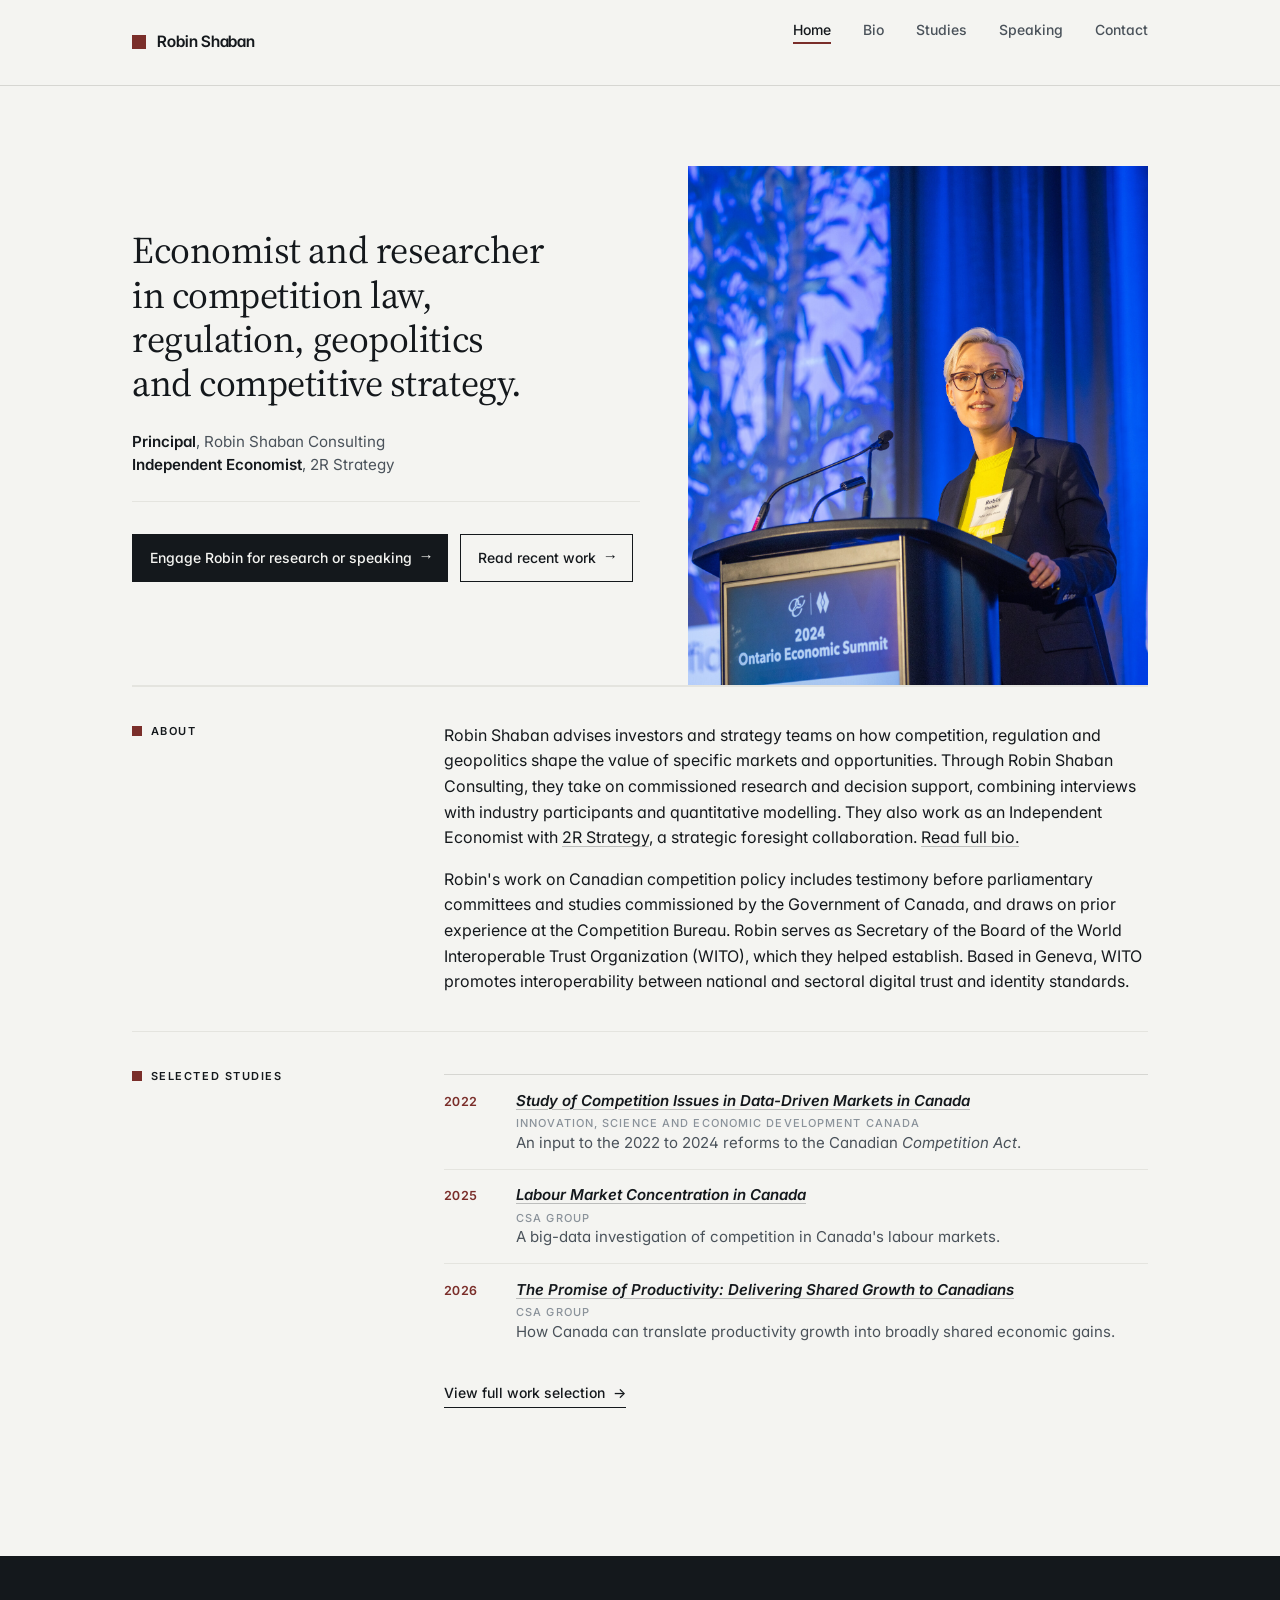
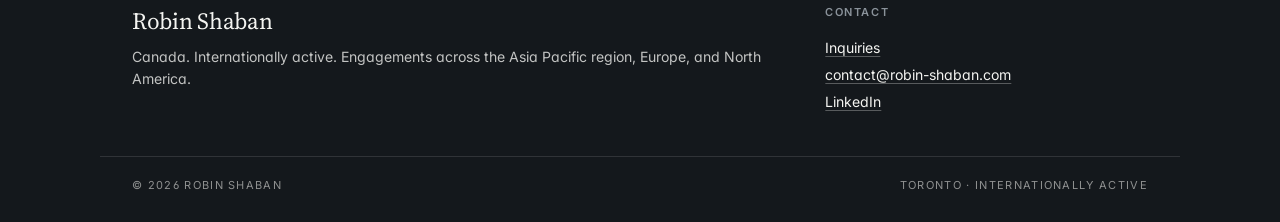
<file: index.html>
<!DOCTYPE html>
<html lang="en">
<head>
  <meta charset="UTF-8">
  <meta name="viewport" content="width=device-width, initial-scale=1.0">
  <title>Robin Shaban</title>
  <meta name="description" content="Canadian economist and public policy expert working at the intersection of competition, market structure, and digital governance.">
  <meta property="og:type" content="website">
  <meta property="og:title" content="Robin Shaban">
  <meta property="og:description" content="Canadian economist and public policy expert working at the intersection of competition, market structure, and digital governance.">
  <meta property="og:url" content="https://robin-shaban.com/">
  <meta property="og:image" content="https://robin-shaban.com/images/portrait-1.jpg">
  <meta property="og:image:alt" content="Robin Shaban speaking at the 2023 Ontario Economic Summit.">
  <meta property="og:site_name" content="Robin Shaban">
  <meta name="twitter:card" content="summary_large_image">
  <meta name="twitter:title" content="Robin Shaban">
  <meta name="twitter:description" content="Canadian economist and public policy expert working at the intersection of competition, market structure, and digital governance.">
  <meta name="twitter:image" content="https://robin-shaban.com/images/portrait-1.jpg">
  <link rel="icon" type="image/svg+xml" href="favicon.svg">
  <link rel="apple-touch-icon" href="apple-touch-icon.svg">
  <link rel="preconnect" href="https://fonts.googleapis.com">
  <link rel="preconnect" href="https://fonts.gstatic.com" crossorigin>
  <link href="https://fonts.googleapis.com/css2?family=Inter:wght@400;500;600;700&family=Inter+Tight:wght@400;500;600;700&family=Source+Serif+4:opsz,wght@8..60,400;8..60,500;8..60,600&display=swap" rel="stylesheet">
  <link rel="stylesheet" href="styles.css">
</head>
<body>
<a href="#main-content" class="skip-to-content">Skip to main content</a>
<header class="site-header">
  <div class="site-header-inner">
    <a href="index.html" class="site-name">Robin Shaban</a>
    <button class="nav-toggle" aria-label="Toggle navigation" aria-expanded="false" aria-controls="primary-nav">
      <span class="nav-toggle-bar"></span>
      <span class="nav-toggle-bar"></span>
      <span class="nav-toggle-bar"></span>
    </button>
    <nav id="primary-nav" class="site-nav" aria-label="Primary">
      <ul>
        <li><a href="index.html" aria-current="page">Home</a></li>
        <li><a href="bio.html">Bio</a></li>
        <li><a href="work.html">Studies</a></li>
        <li><a href="speaking.html">Speaking</a></li>
        <li><a href="contact.html">Contact</a></li>
      </ul>
    </nav>
  </div>
</header>

<main id="main-content" tabindex="-1">

  <section class="cover-hero">
    <div class="cover-hero-text">
      <h1 class="hero-statement">
        Economist and researcher in competition law, regulation, geopolitics and competitive strategy.
      </h1>
      <p class="hero-proof">
        <strong>Principal</strong>, Robin Shaban Consulting<br>
        <strong>Independent Economist</strong>, 2R Strategy
      </p>
      <div class="hero-ctas">
        <a href="contact.html" class="btn primary">Engage Robin for research or speaking <span class="arr">&rarr;</span></a>
        <a href="work.html" class="btn">Read recent work <span class="arr">&rarr;</span></a>
      </div>
    </div>
    <figure class="cover-hero-portrait">
      <img src="images/portrait-3.jpg" alt="Robin Shaban speaking at the 2024 Ontario Economic Summit.">
    </figure>
  </section>

  <section class="row">
    <aside class="rail">
      <div class="section-title"><span class="num">&bull;</span>About</div>
    </aside>
    <div>
      <div class="body-prose">
        <p>Robin Shaban advises investors and strategy teams on how competition, regulation and geopolitics shape the value of specific markets and opportunities. Through Robin Shaban Consulting, they take on commissioned research and decision support, combining interviews with industry participants and quantitative modelling. They also work as an Independent Economist with <a href="https://2rstrategy.ca/" target="_blank" rel="noopener">2R Strategy</a>, a strategic foresight collaboration. <a href="bio.html">Read full bio.</a></p>
      </div>
      <div class="body-prose" style="margin-top: 1rem;">
        <p>Robin's work on Canadian competition policy includes testimony before parliamentary committees and studies commissioned by the Government of Canada, and draws on prior experience at the Competition Bureau. Robin serves as Secretary of the Board of the World Interoperable Trust Organization (WITO), which they helped establish. Based in Geneva, WITO promotes interoperability between national and sectoral digital trust and identity standards.</p>
      </div>
    </div>
  </section>

  <section class="row">
    <aside class="rail">
      <div class="section-title"><span class="num">&bull;</span>Selected Studies</div>
    </aside>
    <div>
      <div class="table">
        <div class="row-item">
          <span class="ix">2022</span>
          <span class="row-body">
            <strong><a href="https://vivicresearch.ca/work/study-of-competition-issues-in-data-driven-markets-in-canada" target="_blank" rel="noopener"><em>Study of Competition Issues in Data-Driven Markets in Canada</em></a></strong>
            <span class="row-pub">Innovation, Science and Economic Development Canada</span>
            An input to the 2022 to 2024 reforms to the Canadian <em>Competition Act</em>.
          </span>
        </div>
        <div class="row-item">
          <span class="ix">2025</span>
          <span class="row-body">
            <strong><a href="https://www.csagroup.org/wp-content/uploads/CSA_Public-Policy_Labour-Concentration-Paper_Accessible_04.11.25.pdf" target="_blank" rel="noopener"><em>Labour Market Concentration in Canada</em></a></strong>
            <span class="row-pub">CSA Group</span>
            A big-data investigation of competition in Canada's labour markets.
          </span>
        </div>
        <div class="row-item">
          <span class="ix">2026</span>
          <span class="row-body">
            <strong><a href="https://www.csagroup.org/article/public-policy/the-promise-of-productivity-delivering-shared-growth-to-canadians/" target="_blank" rel="noopener"><em>The Promise of Productivity: Delivering Shared Growth to Canadians</em></a></strong>
            <span class="row-pub">CSA Group</span>
            How Canada can translate productivity growth into broadly shared economic gains.
          </span>
        </div>
      </div>
      <a href="work.html" class="ghost-link">View full work selection <span aria-hidden="true">&rarr;</span></a>
    </div>
  </section>

</main>

<footer class="site-footer">
  <div class="site-footer-inner">
    <div>
      <div class="footer-name">Robin Shaban</div>
      <p>Canada. Internationally active. Engagements across the Asia Pacific region, Europe, and North America.</p>
    </div>
    <div>
      <h4>Contact</h4>
      <ul>
        <li><a href="contact.html">Inquiries</a></li>
        <li><a href="mailto:contact@robin-shaban.com">contact@robin-shaban.com</a></li>
        <li><a href="https://www.linkedin.com/in/robinshaban/" target="_blank" rel="noopener">LinkedIn</a></li>
      </ul>
    </div>
  </div>
  <div class="footer-bottom">
    <span>&copy; 2026 Robin Shaban</span>
    <span>Toronto &middot; Internationally active</span>
  </div>
</footer>

<script>
  (function() {
    const btn = document.querySelector('.nav-toggle');
    const nav = document.getElementById('primary-nav');
    if (!btn || !nav) return;
    btn.addEventListener('click', () => {
      const open = nav.classList.toggle('open');
      btn.setAttribute('aria-expanded', open ? 'true' : 'false');
      document.documentElement.classList.toggle('nav-open', open);
    });
    nav.querySelectorAll('a').forEach(a => a.addEventListener('click', () => {
      nav.classList.remove('open');
      btn.setAttribute('aria-expanded', 'false');
      document.documentElement.classList.remove('nav-open');
    }));
  })();
</script>
</body>
</html>
</file>
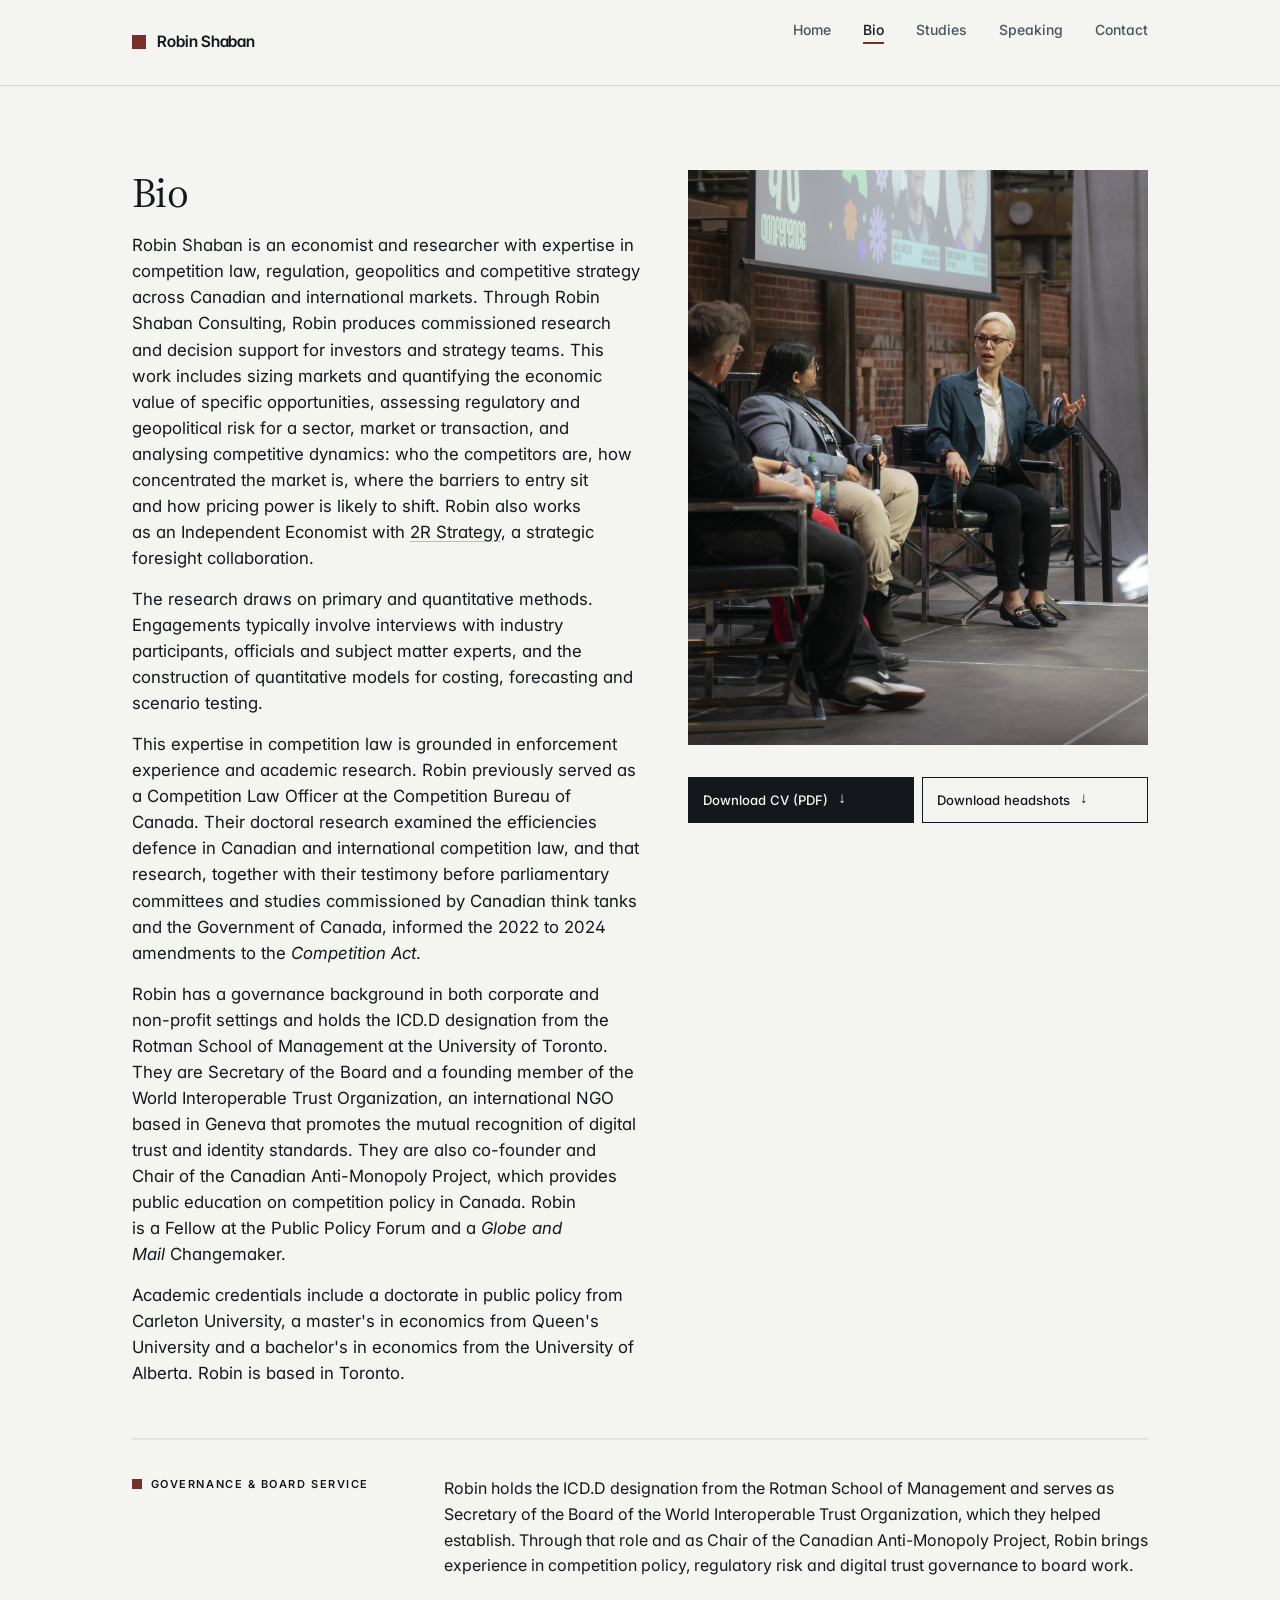
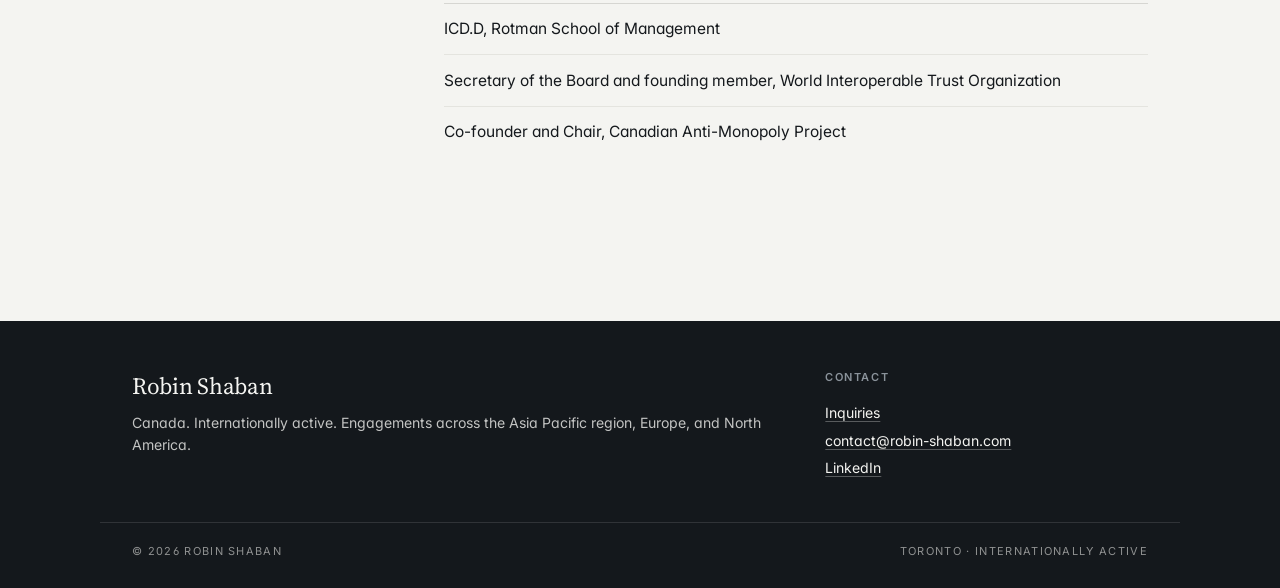
<file: bio.html>
<!DOCTYPE html>
<html lang="en">
<head>
  <meta charset="UTF-8">
  <meta name="viewport" content="width=device-width, initial-scale=1.0">
  <title>Bio &middot; Robin Shaban</title>
  <meta name="description" content="Robin Shaban is a Canadian economist and public policy expert specialising in competition, market structure, data governance, digital identity, and inclusive growth.">
  <meta property="og:type" content="profile">
  <meta property="og:title" content="Bio · Robin Shaban">
  <meta property="og:description" content="Robin Shaban is a Canadian economist and public policy expert specialising in competition, market structure, data governance, digital identity, and inclusive growth.">
  <meta property="og:url" content="https://robin-shaban.com/bio.html">
  <meta property="og:image" content="https://robin-shaban.com/images/portrait-1.jpg">
  <meta property="og:image:alt" content="Robin Shaban speaking at the 2023 Ontario Economic Summit.">
  <meta property="og:site_name" content="Robin Shaban">
  <meta name="twitter:card" content="summary_large_image">
  <meta name="twitter:title" content="Bio · Robin Shaban">
  <meta name="twitter:description" content="Robin Shaban is a Canadian economist and public policy expert specialising in competition, market structure, data governance, digital identity, and inclusive growth.">
  <meta name="twitter:image" content="https://robin-shaban.com/images/portrait-1.jpg">
  <link rel="icon" type="image/svg+xml" href="favicon.svg">
  <link rel="apple-touch-icon" href="apple-touch-icon.svg">
  <link rel="preconnect" href="https://fonts.googleapis.com">
  <link rel="preconnect" href="https://fonts.gstatic.com" crossorigin>
  <link href="https://fonts.googleapis.com/css2?family=Inter:wght@400;500;600;700&family=Inter+Tight:wght@400;500;600;700&family=Source+Serif+4:opsz,wght@8..60,400;8..60,500;8..60,600&display=swap" rel="stylesheet">
  <link rel="stylesheet" href="styles.css">
</head>
<body>
<a href="#main-content" class="skip-to-content">Skip to main content</a>
<header class="site-header">
  <div class="site-header-inner">
    <a href="index.html" class="site-name">Robin Shaban</a>
    <button class="nav-toggle" aria-label="Toggle navigation" aria-expanded="false" aria-controls="primary-nav">
      <span class="nav-toggle-bar"></span>
      <span class="nav-toggle-bar"></span>
      <span class="nav-toggle-bar"></span>
    </button>
    <nav id="primary-nav" class="site-nav" aria-label="Primary">
      <ul>
        <li><a href="index.html">Home</a></li>
        <li><a href="bio.html" aria-current="page">Bio</a></li>
        <li><a href="work.html">Studies</a></li>
        <li><a href="speaking.html">Speaking</a></li>
        <li><a href="contact.html">Contact</a></li>
      </ul>
    </nav>
  </div>
</header>

<main id="main-content" tabindex="-1">

  <section class="page-intro start">
    <div class="page-intro-text">
      <h1 class="page-title">Bio</h1>
      <p class="lede">Robin Shaban is an economist and researcher with expertise in competition law, regulation, geopolitics and competitive strategy across Canadian and international markets. Through Robin Shaban Consulting, Robin produces commissioned research and decision support for investors and strategy teams. This work includes sizing markets and quantifying the economic value of specific opportunities, assessing regulatory and geopolitical risk for a sector, market or transaction, and analysing competitive dynamics: who the competitors are, how concentrated the market is, where the barriers to entry sit and how pricing power is likely to shift. Robin also works as an Independent Economist with <a href="https://2rstrategy.ca/" target="_blank" rel="noopener">2R Strategy</a>, a strategic foresight collaboration.</p>
      <p class="lede">The research draws on primary and quantitative methods. Engagements typically involve interviews with industry participants, officials and subject matter experts, and the construction of quantitative models for costing, forecasting and scenario testing.</p>
      <p class="lede">This expertise in competition law is grounded in enforcement experience and academic research. Robin previously served as a Competition Law Officer at the Competition Bureau of Canada. Their doctoral research examined the efficiencies defence in Canadian and international competition law, and that research, together with their testimony before parliamentary committees and studies commissioned by Canadian think tanks and the Government of Canada, informed the 2022 to 2024 amendments to the <em>Competition Act</em>.</p>
      <p class="lede">Robin has a governance background in both corporate and non-profit settings and holds the ICD.D designation from the Rotman School of Management at the University of Toronto. They are Secretary of the Board and a founding member of the World Interoperable Trust Organization, an international NGO based in Geneva that promotes the mutual recognition of digital trust and identity standards. They are also co-founder and Chair of the Canadian Anti-Monopoly Project, which provides public education on competition policy in Canada. Robin is a Fellow at the Public Policy Forum and a <em>Globe and Mail</em> Changemaker.</p>
      <p class="lede">Academic credentials include a doctorate in public policy from Carleton University, a master's in economics from Queen's University and a bachelor's in economics from the University of Alberta. Robin is based in Toronto.</p>
    </div>
    <div class="page-intro-right">
      <figure class="page-intro-figure">
        <img src="images/event-1.jpg" alt="Robin Shaban speaking at the 2024 QueerTech conference.">
      </figure>
      <div class="download-row">
        <a href="downloads/Robin-Shaban-CV.pdf" download class="btn primary">Download CV (PDF) <span class="arr">&darr;</span></a>
        <a href="downloads/Robin-Shaban-Headshots.zip" class="btn">Download headshots <span class="arr">&darr;</span></a>
      </div>
    </div>
  </section>

  <section class="row">
    <aside class="rail">
      <div class="section-title"><span class="num">&bull;</span>Governance &amp; board service</div>
    </aside>
    <div>
      <div class="body-prose" style="margin-bottom: 1.5rem;">
        <p>Robin holds the ICD.D designation from the Rotman School of Management and serves as Secretary of the Board of the World Interoperable Trust Organization, which they helped establish. Through that role and as Chair of the Canadian Anti-Monopoly Project, Robin brings experience in competition policy, regulatory risk and digital trust governance to board work.</p>
      </div>
      <ul class="directory no-tags">
        <li><span>ICD.D, Rotman School of Management</span></li>
        <li><span>Secretary of the Board and founding member, World Interoperable Trust Organization</span></li>
        <li><span>Co-founder and Chair, Canadian Anti-Monopoly Project</span></li>
      </ul>
    </div>
  </section>

</main>

<footer class="site-footer">
  <div class="site-footer-inner">
    <div>
      <div class="footer-name">Robin Shaban</div>
      <p>Canada. Internationally active. Engagements across the Asia Pacific region, Europe, and North America.</p>
    </div>
    <div>
      <h4>Contact</h4>
      <ul>
        <li><a href="contact.html">Inquiries</a></li>
        <li><a href="mailto:contact@robin-shaban.com">contact@robin-shaban.com</a></li>
        <li><a href="https://www.linkedin.com/in/robinshaban/" target="_blank" rel="noopener">LinkedIn</a></li>
      </ul>
    </div>
  </div>
  <div class="footer-bottom">
    <span>&copy; 2026 Robin Shaban</span>
    <span>Toronto &middot; Internationally active</span>
  </div>
</footer>

<script>
  (function() {
    const btn = document.querySelector('.nav-toggle');
    const nav = document.getElementById('primary-nav');
    if (!btn || !nav) return;
    btn.addEventListener('click', () => {
      const open = nav.classList.toggle('open');
      btn.setAttribute('aria-expanded', open ? 'true' : 'false');
      document.documentElement.classList.toggle('nav-open', open);
    });
    nav.querySelectorAll('a').forEach(a => a.addEventListener('click', () => {
      nav.classList.remove('open');
      btn.setAttribute('aria-expanded', 'false');
      document.documentElement.classList.remove('nav-open');
    }));
  })();
</script>
</body>
</html>
</file>
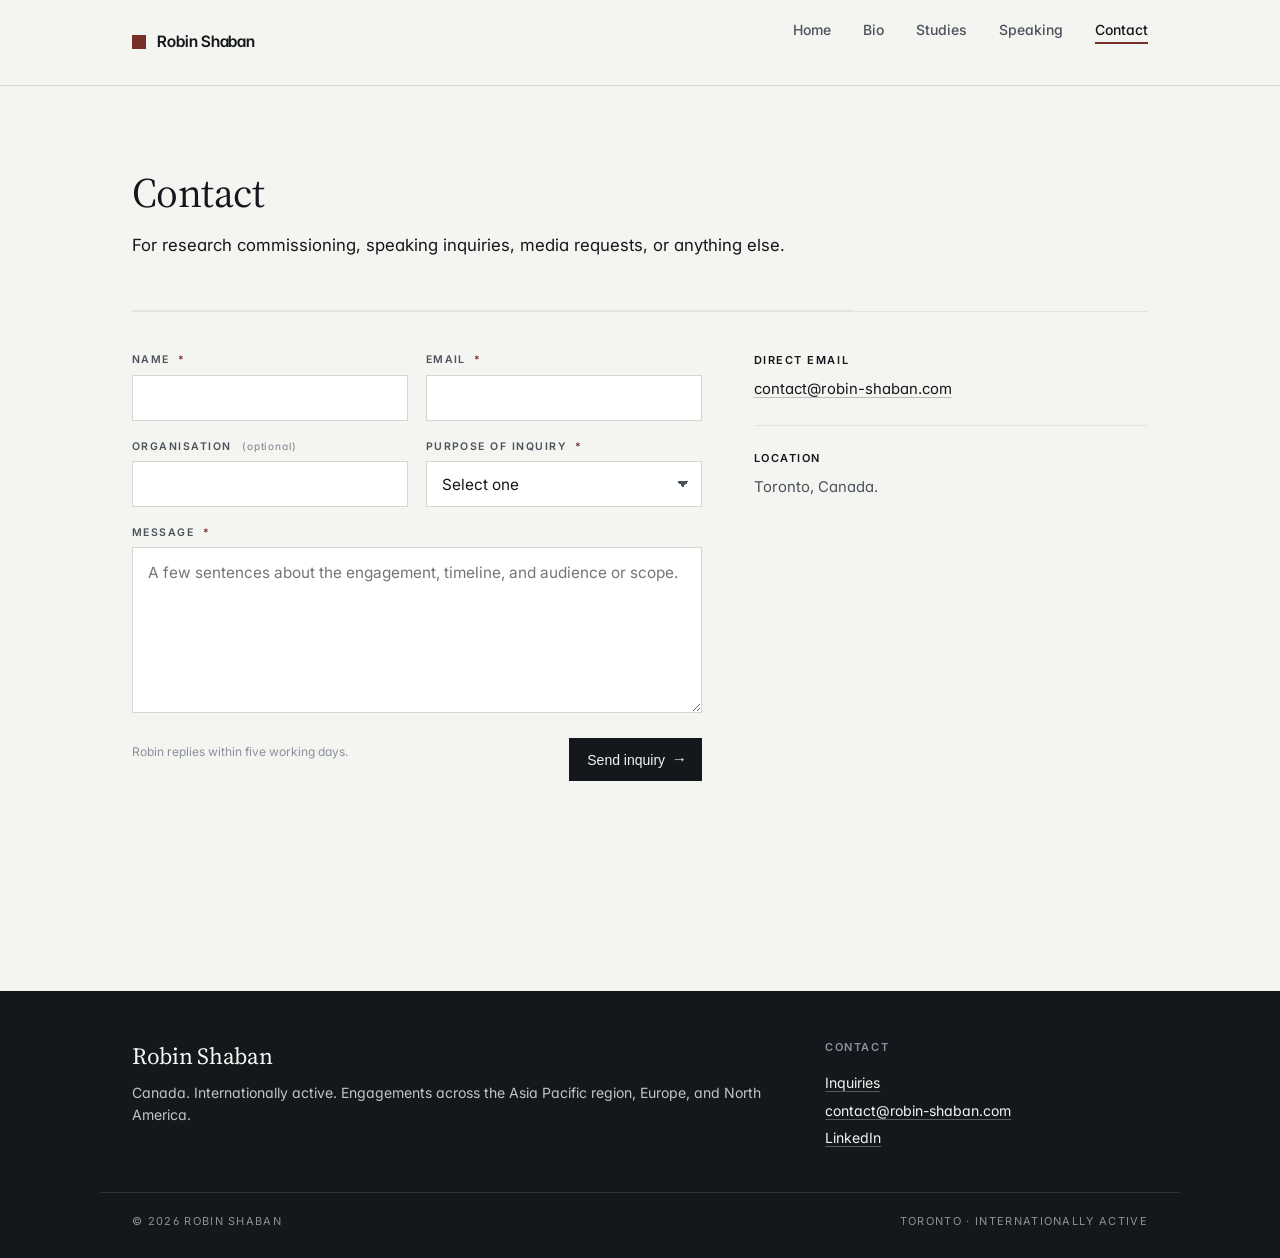
<file: contact.html>
<!DOCTYPE html>
<html lang="en">
<head>
  <meta charset="UTF-8">
  <meta name="viewport" content="width=device-width, initial-scale=1.0">
  <title>Contact &middot; Robin Shaban</title>
  <meta name="description" content="Inquiries for research commissioning, speaking, media, or board service.">
  <meta property="og:type" content="website">
  <meta property="og:title" content="Contact · Robin Shaban">
  <meta property="og:description" content="Inquiries for research commissioning, speaking, media, or board service.">
  <meta property="og:url" content="https://robin-shaban.com/contact.html">
  <meta property="og:image" content="https://robin-shaban.com/images/portrait-1.jpg">
  <meta property="og:image:alt" content="Robin Shaban speaking at the 2023 Ontario Economic Summit.">
  <meta property="og:site_name" content="Robin Shaban">
  <meta name="twitter:card" content="summary_large_image">
  <meta name="twitter:title" content="Contact · Robin Shaban">
  <meta name="twitter:description" content="Inquiries for research commissioning, speaking, media, or board service.">
  <meta name="twitter:image" content="https://robin-shaban.com/images/portrait-1.jpg">
  <link rel="icon" type="image/svg+xml" href="favicon.svg">
  <link rel="apple-touch-icon" href="apple-touch-icon.svg">
  <link rel="preconnect" href="https://fonts.googleapis.com">
  <link rel="preconnect" href="https://fonts.gstatic.com" crossorigin>
  <link href="https://fonts.googleapis.com/css2?family=Inter:wght@400;500;600;700&family=Inter+Tight:wght@400;500;600;700&family=Source+Serif+4:opsz,wght@8..60,400;8..60,500;8..60,600&display=swap" rel="stylesheet">
  <link rel="stylesheet" href="styles.css">
</head>
<body>
<a href="#main-content" class="skip-to-content">Skip to main content</a>
<header class="site-header">
  <div class="site-header-inner">
    <a href="index.html" class="site-name">Robin Shaban</a>
    <button class="nav-toggle" aria-label="Toggle navigation" aria-expanded="false" aria-controls="primary-nav">
      <span class="nav-toggle-bar"></span>
      <span class="nav-toggle-bar"></span>
      <span class="nav-toggle-bar"></span>
    </button>
    <nav id="primary-nav" class="site-nav" aria-label="Primary">
      <ul>
        <li><a href="index.html">Home</a></li>
        <li><a href="bio.html">Bio</a></li>
        <li><a href="work.html">Studies</a></li>
        <li><a href="speaking.html">Speaking</a></li>
        <li><a href="contact.html" aria-current="page">Contact</a></li>
      </ul>
    </nav>
  </div>
</header>

<main id="main-content" tabindex="-1">

  <section class="page-intro no-figure">
    <div class="page-intro-text">
      <h1 class="page-title">Contact</h1>
      <p class="lede">For research commissioning, speaking inquiries, media requests, or anything else.</p>
    </div>
  </section>

  <section class="contact-grid">
    <form class="contact-form" action="#">
      <div class="form-grid">
        <div class="form-row">
          <label for="name">Name <span class="req">*</span></label>
          <input id="name" name="name" type="text" required autocomplete="name">
        </div>
        <div class="form-row">
          <label for="email">Email <span class="req">*</span></label>
          <input id="email" name="email" type="email" required autocomplete="email">
        </div>
      </div>

      <div class="form-grid">
        <div class="form-row">
          <label for="organisation">Organisation <span class="optional">(optional)</span></label>
          <input id="organisation" name="organisation" type="text" autocomplete="organization">
        </div>
        <div class="form-row">
          <label for="purpose">Purpose of inquiry <span class="req">*</span></label>
          <select id="purpose" name="purpose" required>
            <option value="" disabled selected>Select one</option>
            <option value="research">Commissioned research</option>
            <option value="decision-support">Decision support</option>
            <option value="board">Board service</option>
            <option value="speaking">Speaking inquiry</option>
            <option value="media">Media or interview</option>
            <option value="philanthropy">Philanthropy advisory</option>
            <option value="general">General</option>
          </select>
        </div>
      </div>

      <div class="form-row">
        <label for="message">Message <span class="req">*</span></label>
        <textarea id="message" name="message" rows="6" required placeholder="A few sentences about the engagement, timeline, and audience or scope."></textarea>
      </div>

      <div class="submit-row">
        <p class="note">Robin replies within five working days.</p>
        <button type="submit" class="btn primary">Send inquiry <span class="arr">&rarr;</span></button>
      </div>
    </form>

    <aside class="contact-aside">
      <div class="aside-block">
        <h3>Direct email</h3>
        <p><a href="mailto:contact@robin-shaban.com">contact@robin-shaban.com</a></p>
      </div>

      <div class="aside-block">
        <h3>Location</h3>
        <p>Toronto, Canada.</p>
        <iframe class="location-map" src="https://maps.google.com/maps?q=Toronto,%20Ontario,%20Canada&amp;z=11&amp;output=embed" title="Map of Toronto" loading="lazy" referrerpolicy="no-referrer-when-downgrade" allowfullscreen></iframe>
      </div>
    </aside>
  </section>

</main>

<footer class="site-footer">
  <div class="site-footer-inner">
    <div>
      <div class="footer-name">Robin Shaban</div>
      <p>Canada. Internationally active. Engagements across the Asia Pacific region, Europe, and North America.</p>
    </div>
    <div>
      <h4>Contact</h4>
      <ul>
        <li><a href="contact.html">Inquiries</a></li>
        <li><a href="mailto:contact@robin-shaban.com">contact@robin-shaban.com</a></li>
        <li><a href="https://www.linkedin.com/in/robinshaban/" target="_blank" rel="noopener">LinkedIn</a></li>
      </ul>
    </div>
  </div>
  <div class="footer-bottom">
    <span>&copy; 2026 Robin Shaban</span>
    <span>Toronto &middot; Internationally active</span>
  </div>
</footer>

<script>
  (function() {
    const btn = document.querySelector('.nav-toggle');
    const nav = document.getElementById('primary-nav');
    if (!btn || !nav) return;
    btn.addEventListener('click', () => {
      const open = nav.classList.toggle('open');
      btn.setAttribute('aria-expanded', open ? 'true' : 'false');
      document.documentElement.classList.toggle('nav-open', open);
    });
    nav.querySelectorAll('a').forEach(a => a.addEventListener('click', () => {
      nav.classList.remove('open');
      btn.setAttribute('aria-expanded', 'false');
      document.documentElement.classList.remove('nav-open');
    }));
  })();
</script>

<script>
  (function() {
    const form = document.querySelector('.contact-form');
    if (!form) return;
    form.addEventListener('submit', function(e) {
      e.preventDefault();

      const name = document.getElementById('name').value.trim();
      const email = document.getElementById('email').value.trim();
      const organisation = document.getElementById('organisation').value.trim();
      const purposeEl = document.getElementById('purpose');
      const purposeLabel = purposeEl.options[purposeEl.selectedIndex].text;
      const message = document.getElementById('message').value.trim();

      const subject = 'Inquiry: ' + purposeLabel + ' \u2014 ' + name;

      const bodyLines = ['Name: ' + name, 'Email: ' + email];
      if (organisation) bodyLines.push('Organisation: ' + organisation);
      bodyLines.push('Purpose: ' + purposeLabel);
      bodyLines.push('');
      bodyLines.push('Message:');
      bodyLines.push(message);

      const mailto = 'mailto:contact@robin-shaban.com'
        + '?subject=' + encodeURIComponent(subject)
        + '&body=' + encodeURIComponent(bodyLines.join('\n'));

      window.location.href = mailto;
    });
  })();
</script>
</body>
</html>
</file>
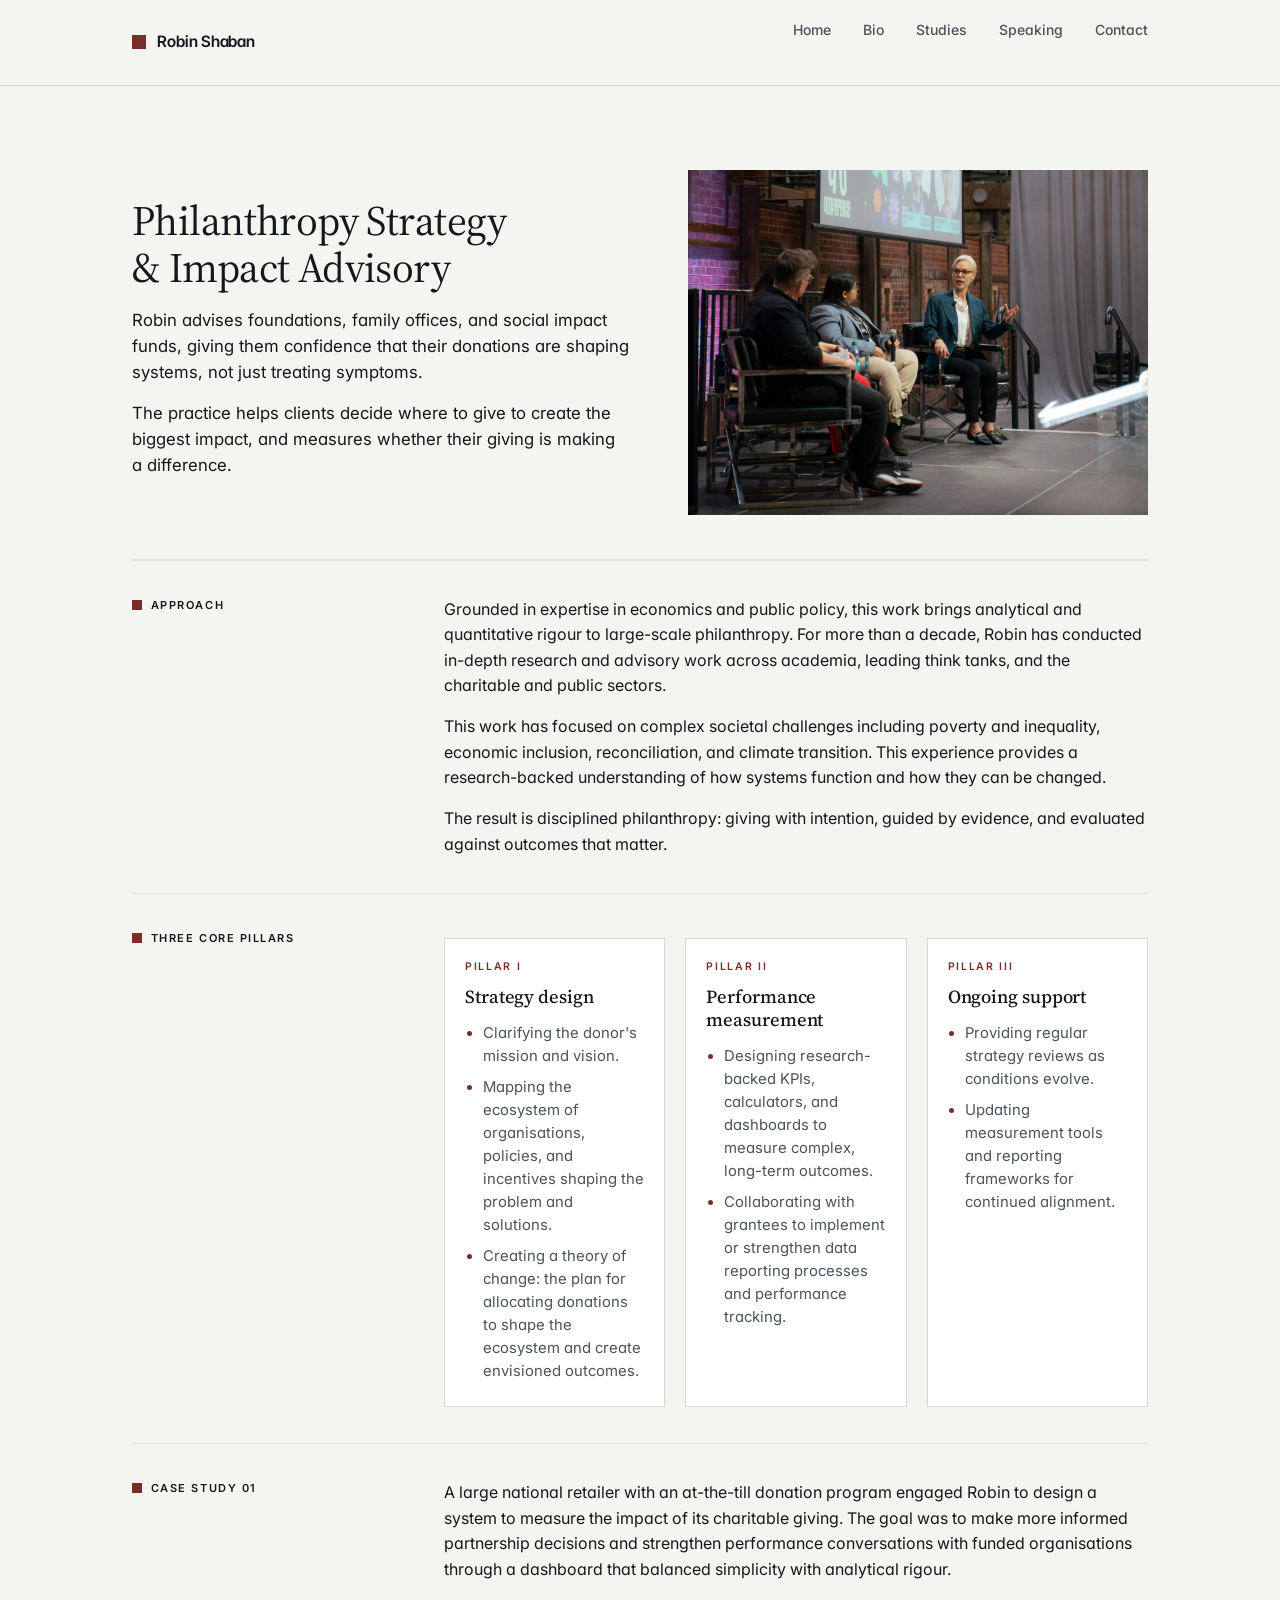
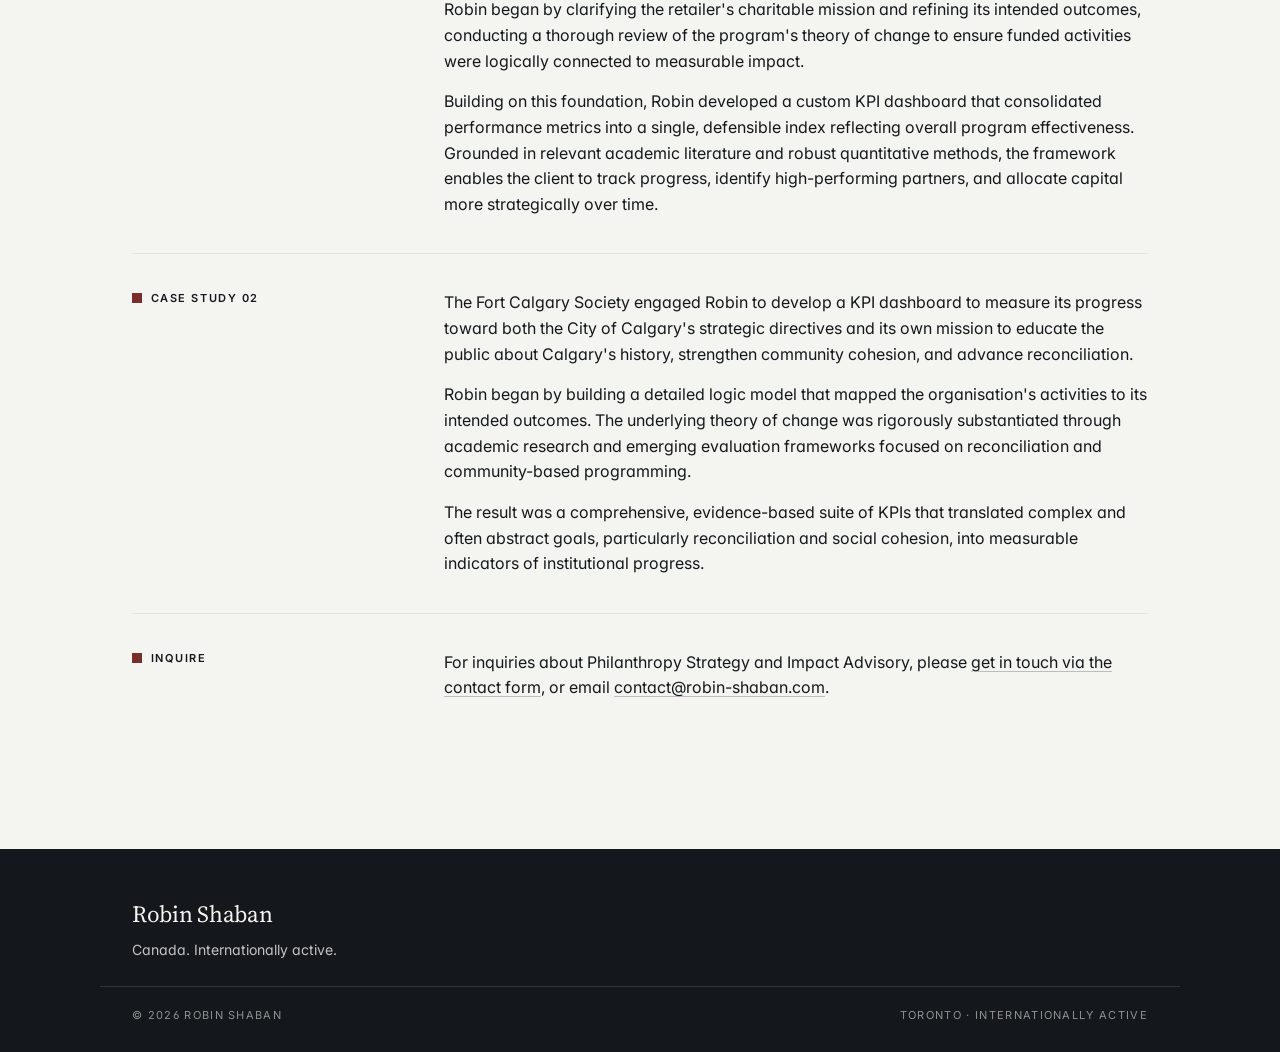
<file: philanthropy.html>
<!DOCTYPE html>
<html lang="en">
<head>
  <meta charset="UTF-8">
  <meta name="viewport" content="width=device-width, initial-scale=1.0">
  <meta name="robots" content="noindex, nofollow">
  <title>Philanthropy Strategy and Impact Advisory &middot; Robin Shaban</title>
  <meta name="description" content="Disciplined philanthropy: giving with intention, guided by evidence, evaluated against outcomes that matter.">
  <meta property="og:type" content="website">
  <meta property="og:title" content="Philanthropy Strategy and Impact Advisory · Robin Shaban">
  <meta property="og:description" content="Disciplined philanthropy: giving with intention, guided by evidence, evaluated against outcomes that matter.">
  <meta property="og:url" content="https://robin-shaban.com/philanthropy.html">
  <meta property="og:image" content="https://robin-shaban.com/images/portrait-1.jpg">
  <meta property="og:image:alt" content="Robin Shaban speaking at the 2023 Ontario Economic Summit.">
  <meta property="og:site_name" content="Robin Shaban">
  <meta name="twitter:card" content="summary_large_image">
  <meta name="twitter:title" content="Philanthropy Strategy and Impact Advisory · Robin Shaban">
  <meta name="twitter:description" content="Disciplined philanthropy: giving with intention, guided by evidence, evaluated against outcomes that matter.">
  <meta name="twitter:image" content="https://robin-shaban.com/images/portrait-1.jpg">
  <link rel="icon" type="image/svg+xml" href="favicon.svg">
  <link rel="apple-touch-icon" href="apple-touch-icon.svg">
  <link rel="preconnect" href="https://fonts.googleapis.com">
  <link rel="preconnect" href="https://fonts.gstatic.com" crossorigin>
  <link href="https://fonts.googleapis.com/css2?family=Inter:wght@400;500;600;700&family=Inter+Tight:wght@400;500;600;700&family=Source+Serif+4:opsz,wght@8..60,400;8..60,500;8..60,600&display=swap" rel="stylesheet">
  <link rel="stylesheet" href="styles.css">
</head>
<body>
<a href="#main-content" class="skip-to-content">Skip to main content</a>
<header class="site-header">
  <div class="site-header-inner">
    <a href="index.html" class="site-name">Robin Shaban</a>
    <button class="nav-toggle" aria-label="Toggle navigation" aria-expanded="false" aria-controls="primary-nav">
      <span class="nav-toggle-bar"></span>
      <span class="nav-toggle-bar"></span>
      <span class="nav-toggle-bar"></span>
    </button>
    <nav id="primary-nav" class="site-nav" aria-label="Primary">
      <ul>
        <li><a href="index.html">Home</a></li>
        <li><a href="bio.html">Bio</a></li>
        <li><a href="work.html">Studies</a></li>
        <li><a href="speaking.html">Speaking</a></li>
        <li><a href="contact.html">Contact</a></li>
      </ul>
    </nav>
  </div>
</header>

<main id="main-content" tabindex="-1">

  <section class="page-intro">
    <div class="page-intro-text">
      <h1 class="page-title">Philanthropy Strategy &amp; Impact Advisory</h1>
      <p class="lede">Robin advises foundations, family offices, and social impact funds, giving them confidence that their donations are shaping systems, not just treating symptoms.</p>
      <p class="lede">The practice helps clients decide where to give to create the biggest impact, and measures whether their giving is making a difference.</p>
    </div>
    <figure class="page-intro-figure">
      <img src="images/event-3.jpg" alt="Robin Shaban in panel conversation, 2024.">
    </figure>
  </section>

  <section class="row">
    <aside class="rail">
      <div class="section-title"><span class="num">&bull;</span>Approach</div>
    </aside>
    <div class="body-prose">
      <p>Grounded in expertise in economics and public policy, this work brings analytical and quantitative rigour to large-scale philanthropy. For more than a decade, Robin has conducted in-depth research and advisory work across academia, leading think tanks, and the charitable and public sectors.</p>
      <p>This work has focused on complex societal challenges including poverty and inequality, economic inclusion, reconciliation, and climate transition. This experience provides a research-backed understanding of how systems function and how they can be changed.</p>
      <p>The result is disciplined philanthropy: giving with intention, guided by evidence, and evaluated against outcomes that matter.</p>
    </div>
  </section>

  <section class="row">
    <aside class="rail">
      <div class="section-title"><span class="num">&bull;</span>Three core pillars</div>
    </aside>
    <div>
      <div class="pillars-grid">
        <article class="pillar">
          <p class="pillar-meta">Pillar I</p>
          <h3 class="pillar-title">Strategy design</h3>
          <ul class="pillar-points">
            <li>Clarifying the donor's mission and vision.</li>
            <li>Mapping the ecosystem of organisations, policies, and incentives shaping the problem and solutions.</li>
            <li>Creating a theory of change: the plan for allocating donations to shape the ecosystem and create envisioned outcomes.</li>
          </ul>
        </article>
        <article class="pillar">
          <p class="pillar-meta">Pillar II</p>
          <h3 class="pillar-title">Performance measurement</h3>
          <ul class="pillar-points">
            <li>Designing research-backed KPIs, calculators, and dashboards to measure complex, long-term outcomes.</li>
            <li>Collaborating with grantees to implement or strengthen data reporting processes and performance tracking.</li>
          </ul>
        </article>
        <article class="pillar">
          <p class="pillar-meta">Pillar III</p>
          <h3 class="pillar-title">Ongoing support</h3>
          <ul class="pillar-points">
            <li>Providing regular strategy reviews as conditions evolve.</li>
            <li>Updating measurement tools and reporting frameworks for continued alignment.</li>
          </ul>
        </article>
      </div>
    </div>
  </section>

  <section class="row">
    <aside class="rail">
      <div class="section-title"><span class="num">&bull;</span>Case study 01</div>
    </aside>
    <div class="body-prose">
      <p>A large national retailer with an at-the-till donation program engaged Robin to design a system to measure the impact of its charitable giving. The goal was to make more informed partnership decisions and strengthen performance conversations with funded organisations through a dashboard that balanced simplicity with analytical rigour.</p>
      <p>Robin began by clarifying the retailer's charitable mission and refining its intended outcomes, conducting a thorough review of the program's theory of change to ensure funded activities were logically connected to measurable impact.</p>
      <p>Building on this foundation, Robin developed a custom KPI dashboard that consolidated performance metrics into a single, defensible index reflecting overall program effectiveness. Grounded in relevant academic literature and robust quantitative methods, the framework enables the client to track progress, identify high-performing partners, and allocate capital more strategically over time.</p>
    </div>
  </section>

  <section class="row">
    <aside class="rail">
      <div class="section-title"><span class="num">&bull;</span>Case study 02</div>
    </aside>
    <div class="body-prose">
      <p>The Fort Calgary Society engaged Robin to develop a KPI dashboard to measure its progress toward both the City of Calgary's strategic directives and its own mission to educate the public about Calgary's history, strengthen community cohesion, and advance reconciliation.</p>
      <p>Robin began by building a detailed logic model that mapped the organisation's activities to its intended outcomes. The underlying theory of change was rigorously substantiated through academic research and emerging evaluation frameworks focused on reconciliation and community-based programming.</p>
      <p>The result was a comprehensive, evidence-based suite of KPIs that translated complex and often abstract goals, particularly reconciliation and social cohesion, into measurable indicators of institutional progress.</p>
    </div>
  </section>

  <section class="row">
    <aside class="rail">
      <div class="section-title"><span class="num">&bull;</span>Inquire</div>
    </aside>
    <div class="body-prose">
      <p>For inquiries about Philanthropy Strategy and Impact Advisory, please <a href="contact.html">get in touch via the contact form</a>, or email <a href="mailto:contact@robin-shaban.com">contact@robin-shaban.com</a>.</p>
    </div>
  </section>

</main>

<footer class="site-footer">
  <div class="site-footer-inner" style="grid-template-columns: 1fr;">
    <div>
      <div class="footer-name">Robin Shaban</div>
      <p>Canada. Internationally active.</p>
    </div>
  </div>
  <div class="footer-bottom">
    <span>&copy; 2026 Robin Shaban</span>
    <span>Toronto &middot; Internationally active</span>
  </div>
</footer>

<script>
  (function() {
    const btn = document.querySelector('.nav-toggle');
    const nav = document.getElementById('primary-nav');
    if (!btn || !nav) return;
    btn.addEventListener('click', () => {
      const open = nav.classList.toggle('open');
      btn.setAttribute('aria-expanded', open ? 'true' : 'false');
      document.documentElement.classList.toggle('nav-open', open);
    });
    nav.querySelectorAll('a').forEach(a => a.addEventListener('click', () => {
      nav.classList.remove('open');
      btn.setAttribute('aria-expanded', 'false');
      document.documentElement.classList.remove('nav-open');
    }));
  })();
</script>
</body>
</html>
</file>
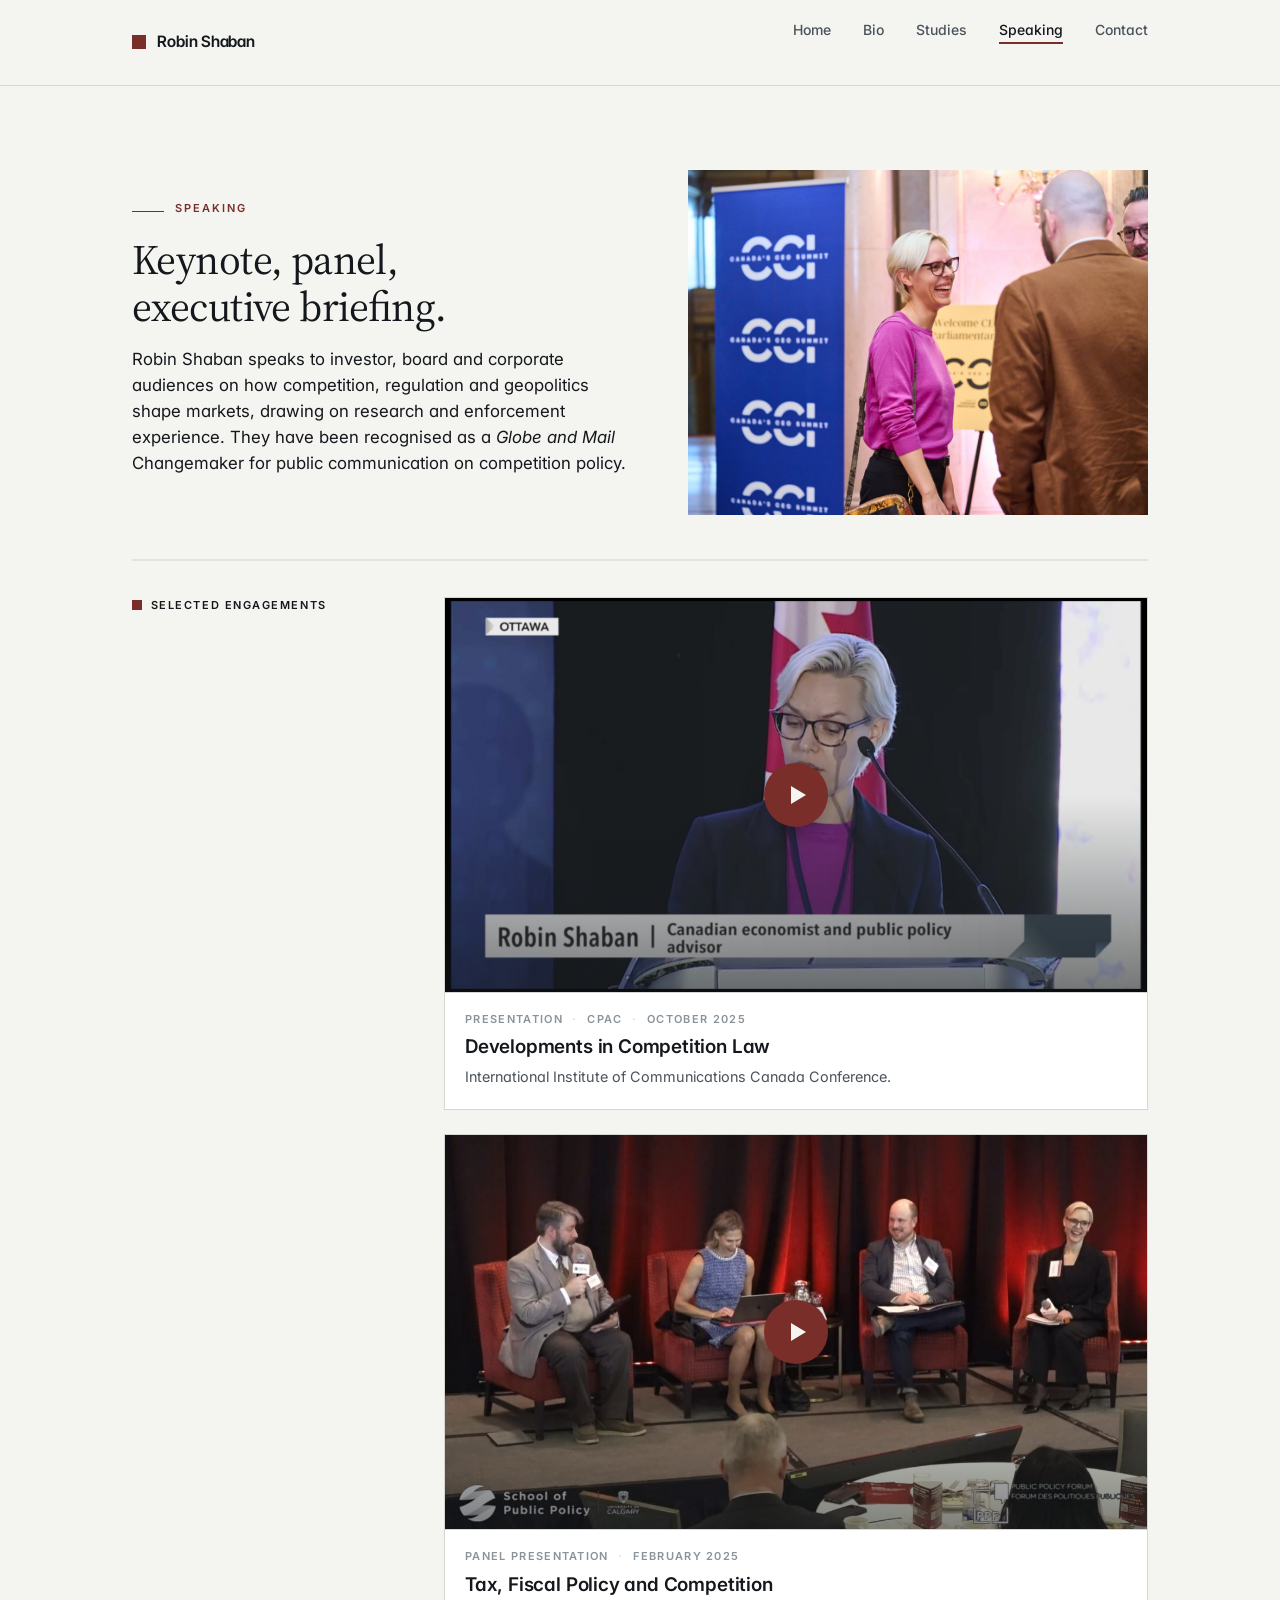
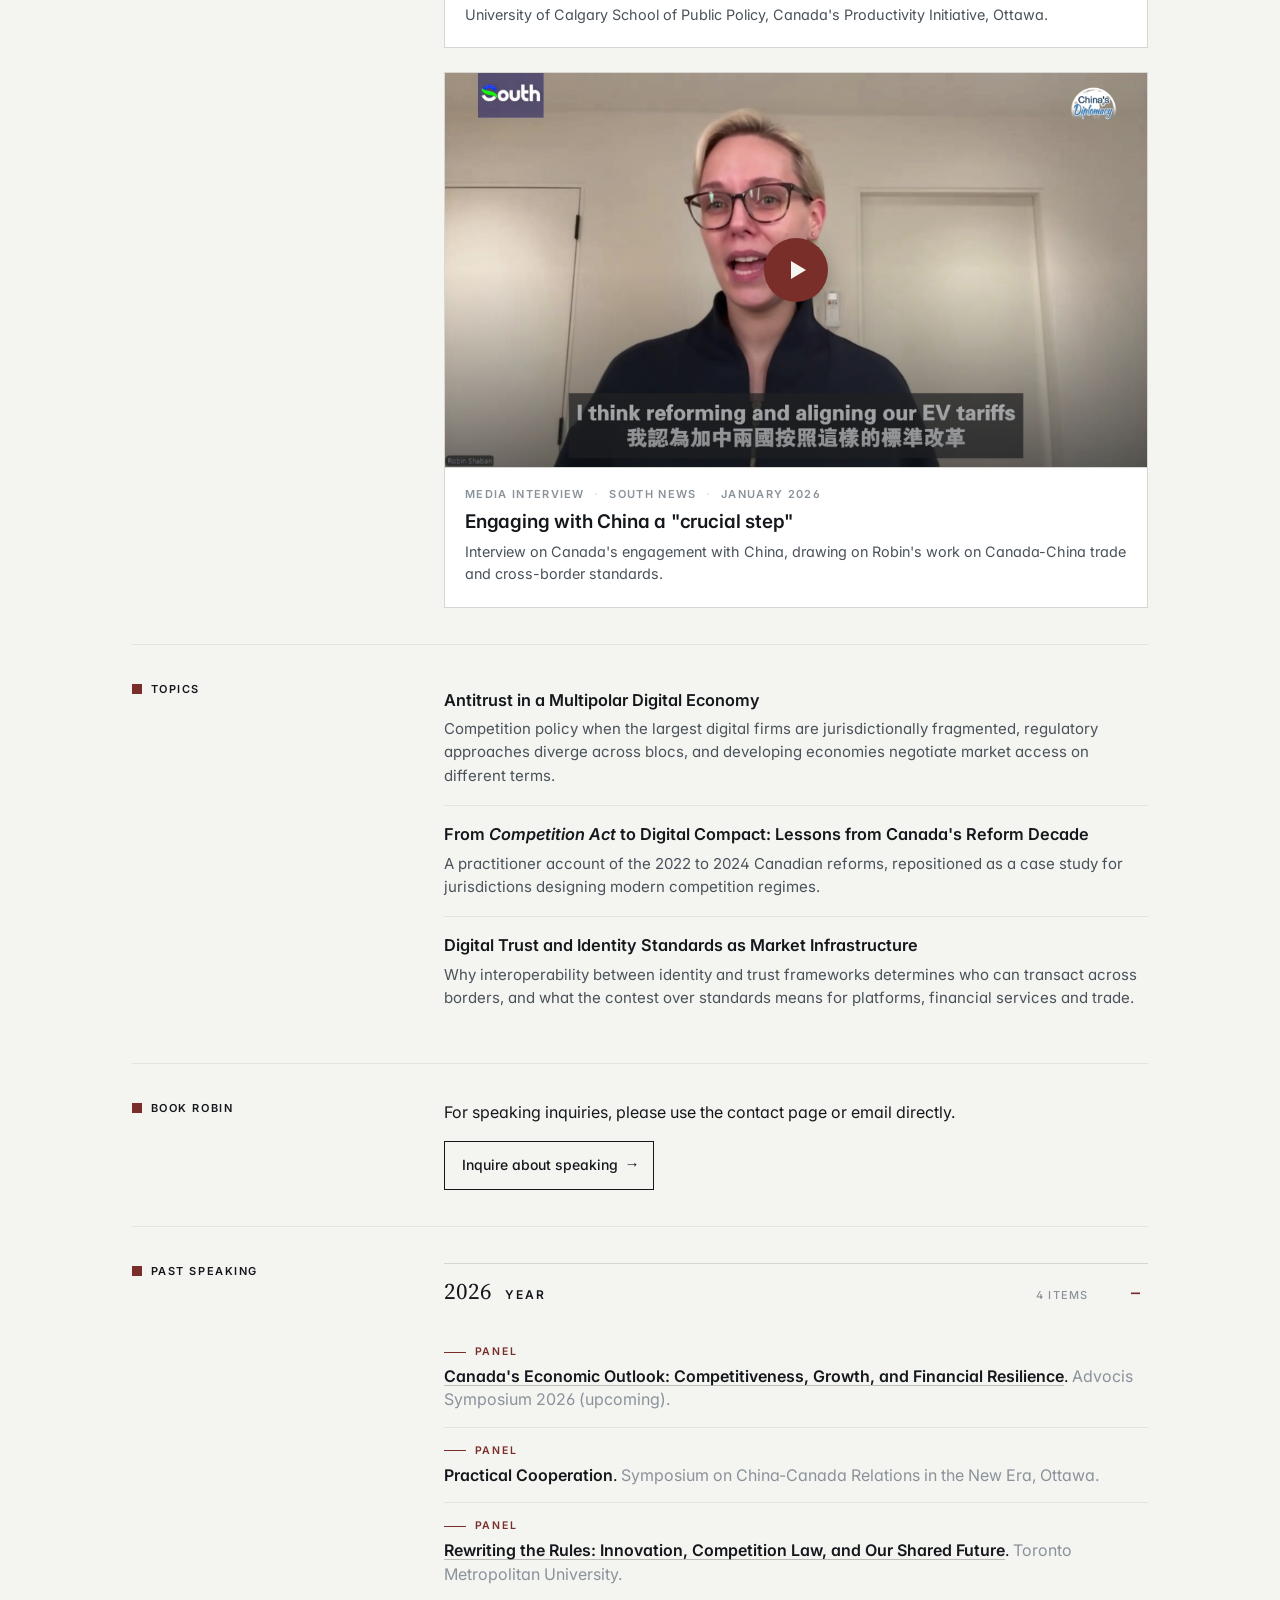
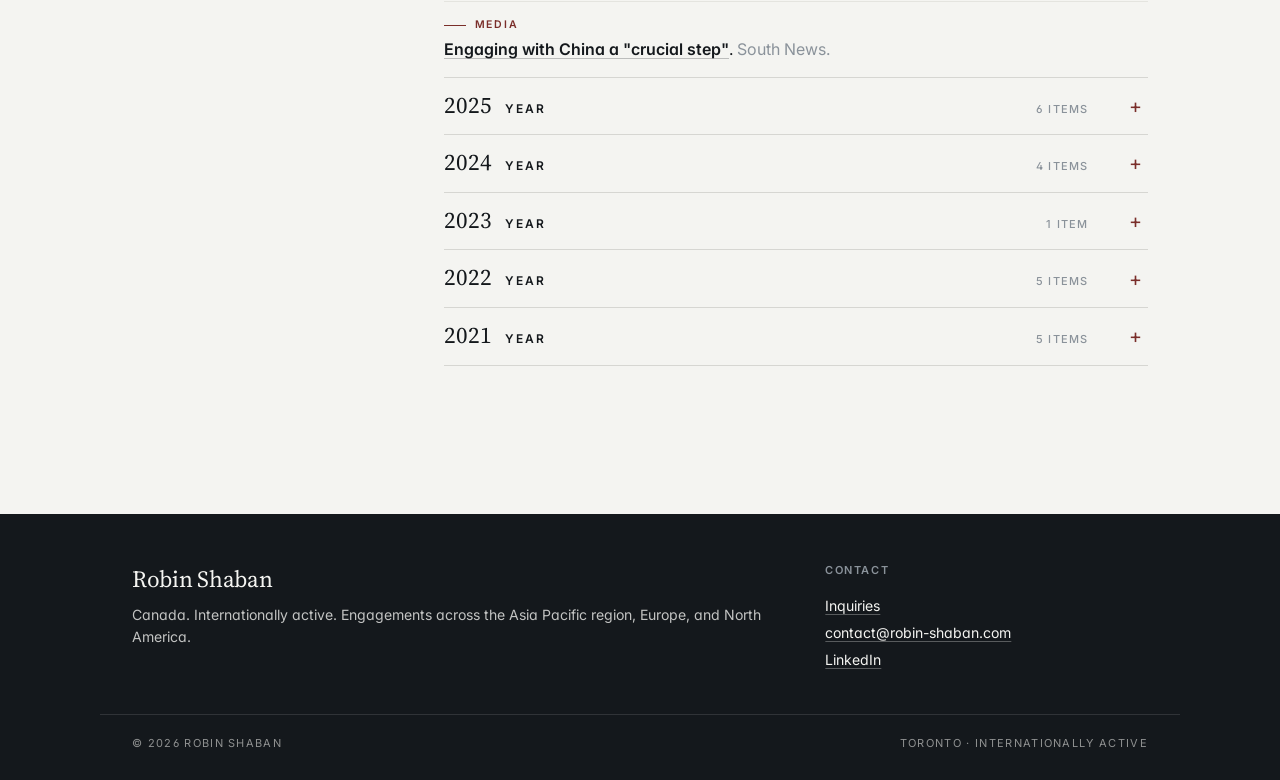
<file: speaking.html>
<!DOCTYPE html>
<html lang="en">
<head>
  <meta charset="UTF-8">
  <meta name="viewport" content="width=device-width, initial-scale=1.0">
  <title>Speaking &middot; Robin Shaban</title>
  <meta name="description" content="Robin Shaban delivers keynotes, panel contributions, and executive briefings on competition, market structure, and digital identity policy for institutional, corporate, and policy audiences.">
  <meta property="og:type" content="profile">
  <meta property="og:title" content="Speaking · Robin Shaban">
  <meta property="og:description" content="Robin Shaban delivers keynotes, panel contributions, and executive briefings on competition, market structure, and digital identity policy for institutional, corporate, and policy audiences.">
  <meta property="og:url" content="https://robin-shaban.com/speaking.html">
  <meta property="og:image" content="https://robin-shaban.com/images/portrait-1.jpg">
  <meta property="og:image:alt" content="Robin Shaban speaking at the 2023 Ontario Economic Summit.">
  <meta property="og:site_name" content="Robin Shaban">
  <meta name="twitter:card" content="summary_large_image">
  <meta name="twitter:title" content="Speaking · Robin Shaban">
  <meta name="twitter:description" content="Robin Shaban delivers keynotes, panel contributions, and executive briefings on competition, market structure, and digital identity policy for institutional, corporate, and policy audiences.">
  <meta name="twitter:image" content="https://robin-shaban.com/images/portrait-1.jpg">
  <link rel="icon" type="image/svg+xml" href="favicon.svg">
  <link rel="apple-touch-icon" href="apple-touch-icon.svg">
  <link rel="preconnect" href="https://fonts.googleapis.com">
  <link rel="preconnect" href="https://fonts.gstatic.com" crossorigin>
  <link href="https://fonts.googleapis.com/css2?family=Inter:wght@400;500;600;700&family=Inter+Tight:wght@400;500;600;700&family=Source+Serif+4:opsz,wght@8..60,400;8..60,500;8..60,600&display=swap" rel="stylesheet">
  <link rel="stylesheet" href="styles.css">
</head>
<body>
<a href="#main-content" class="skip-to-content">Skip to main content</a>

<header class="site-header">
  <div class="site-header-inner">
    <a href="index.html" class="site-name">Robin Shaban</a>
    <button class="nav-toggle" aria-label="Toggle navigation" aria-expanded="false" aria-controls="primary-nav">
      <span class="nav-toggle-bar"></span>
      <span class="nav-toggle-bar"></span>
      <span class="nav-toggle-bar"></span>
    </button>
    <nav id="primary-nav" class="site-nav" aria-label="Primary">
      <ul>
        <li><a href="index.html">Home</a></li>
        <li><a href="bio.html">Bio</a></li>
        <li><a href="work.html">Studies</a></li>
        <li><a href="speaking.html" aria-current="page">Speaking</a></li>
        <li><a href="contact.html">Contact</a></li>
      </ul>
    </nav>
  </div>
</header>

<main id="main-content" tabindex="-1">

  <section class="page-intro">
    <div class="page-intro-text">
      <div class="eyebrow">Speaking</div>
      <h1 class="page-title">Keynote, panel, executive briefing.</h1>
      <p class="lede">Robin Shaban speaks to investor, board and corporate audiences on how competition, regulation and geopolitics shape markets, drawing on research and enforcement experience. They have been recognised as a <em>Globe and Mail</em> Changemaker for public communication on competition policy.</p>
    </div>
    <figure class="page-intro-figure">
      <img src="images/hero-1.jpg" alt="Robin Shaban at the 2023 Canada's CEO Summit.">
    </figure>
  </section>

  <section class="row">
    <aside class="rail">
      <div class="section-title"><span class="num">01</span>Selected engagements</div>
    </aside>
    <div>

      <article class="feature-card" style="margin-bottom: 1.5rem;">
        <div class="feature-thumb" role="button" tabindex="0" data-video="videos/iic.mp4" aria-label="Play Developments in Competition Law clip">
          <img src="images/iic-poster.jpg" alt="" loading="lazy">
          <div class="play-overlay">
            <span class="feature-play" aria-hidden="true"></span>
          </div>
        </div>
        <div class="feature-body">
          <div class="feature-meta">
            <span>Presentation</span>
            <span>CPAC</span>
            <span>October 2025</span>
          </div>
          <h3 class="feature-title">
            <a href="https://www.cpac.ca/public-record/episode/iic-canada-conference-2025---developments-in-competition-law?id=8d6f1608-0204-4df4-bdca-f3aae0b36660" target="_blank" rel="noopener">Developments in Competition Law</a>
          </h3>
          <p class="feature-desc">International Institute of Communications Canada Conference.</p>
        </div>
      </article>

      <article class="feature-card" style="margin-bottom: 1.5rem;">
        <a class="feature-thumb" href="https://youtu.be/CLOpH5Ty60w?si=XyjeQNaUb-_Fw4oI&t=2" target="_blank" rel="noopener" aria-label="Watch Tax, Fiscal Policy and Competition on YouTube">
          <img src="images/calgary-poster.jpg" alt="" loading="lazy">
          <div class="play-overlay">
            <span class="feature-play" aria-hidden="true"></span>
          </div>
        </a>
        <div class="feature-body">
          <div class="feature-meta">
            <span>Panel presentation</span>
            <span>February 2025</span>
          </div>
          <h3 class="feature-title">
            <a href="https://www.youtube.com/watch?v=CLOpH5Ty60w&t=1360s&ab_channel=TheSchoolofPublicPolicy" target="_blank" rel="noopener">Tax, Fiscal Policy and Competition</a>
          </h3>
          <p class="feature-desc">University of Calgary School of Public Policy, Canada's Productivity Initiative, Ottawa.</p>
        </div>
      </article>

      <article class="feature-card">
        <div class="feature-thumb" role="button" tabindex="0" data-video="videos/south-news.mp4" aria-label="Play Engaging with China interview clip">
          <img src="images/south-news-poster.jpg" alt="" loading="lazy">
          <div class="play-overlay">
            <span class="feature-play" aria-hidden="true"></span>
          </div>
        </div>
        <div class="feature-body">
          <div class="feature-meta">
            <span>Media interview</span>
            <span>South News</span>
            <span>January 2026</span>
          </div>
          <h3 class="feature-title">
            <a href="https://www.newsgd.com/node_93809d1b49/c64fae59be.shtml" target="_blank" rel="noopener">Engaging with China a "crucial step"</a>
          </h3>
          <p class="feature-desc">Interview on Canada's engagement with China, drawing on Robin's work on Canada-China trade and cross-border standards.</p>
        </div>
      </article>

    </div>
  </section>

  <section class="row">
    <aside class="rail">
      <div class="section-title"><span class="num">02</span>Topics</div>
    </aside>
    <div>
      <div class="topic">
        <p class="topic-title">Antitrust in a Multipolar Digital Economy</p>
        <p class="topic-desc">Competition policy when the largest digital firms are jurisdictionally fragmented, regulatory approaches diverge across blocs, and developing economies negotiate market access on different terms.</p>
      </div>
      <div class="topic">
        <p class="topic-title">From <em>Competition Act</em> to Digital Compact: Lessons from Canada's Reform Decade</p>
        <p class="topic-desc">A practitioner account of the 2022 to 2024 Canadian reforms, repositioned as a case study for jurisdictions designing modern competition regimes.</p>
      </div>
      <div class="topic">
        <p class="topic-title">Digital Trust and Identity Standards as Market Infrastructure</p>
        <p class="topic-desc">Why interoperability between identity and trust frameworks determines who can transact across borders, and what the contest over standards means for platforms, financial services and trade.</p>
      </div>
    </div>
  </section>

  <section class="row">
    <aside class="rail">
      <div class="section-title"><span class="num">03</span>Book Robin</div>
    </aside>
    <div class="body-prose">
      <p>For speaking inquiries, please use the contact page or email directly.</p>
      <p><a href="contact.html" class="btn">Inquire about speaking <span class="arr">&rarr;</span></a></p>
    </div>
  </section>

  <section class="row">
    <aside class="rail">
      <div class="section-title"><span class="num">04</span>Past speaking</div>
    </aside>
    <div>

      <details open>
        <summary><span class="year-num">2026</span><span>Year</span><span class="year-count">4 items</span></summary>
        <ul class="entries">
          <li><span class="e-type">Panel</span><span class="e-body"><span class="e-title"><a href="https://symposium.advocis.ca/" target="_blank" rel="noopener">Canada's Economic Outlook: Competitiveness, Growth, and Financial Resilience</a></span>. <span class="e-venue">Advocis Symposium 2026 (upcoming).</span></span></li>
          <li><span class="e-type">Panel</span><span class="e-body"><span class="e-title">Practical Cooperation</span>. <span class="e-venue">Symposium on China-Canada Relations in the New Era, Ottawa.</span></span></li>
          <li><span class="e-type">Panel</span><span class="e-body"><span class="e-title"><a href="https://www.torontomu.ca/news-events/events/2026/09/rewriting-the-rules/" target="_blank" rel="noopener">Rewriting the Rules: Innovation, Competition Law, and Our Shared Future</a></span>. <span class="e-venue">Toronto Metropolitan University.</span></span></li>
          <li><span class="e-type">Media</span><span class="e-body"><span class="e-title"><a href="https://www.newsgd.com/node_93809d1b49/c64fae59be.shtml" target="_blank" rel="noopener">Engaging with China a "crucial step"</a></span>. <span class="e-venue">South News.</span></span></li>
        </ul>
      </details>

      <details>
        <summary><span class="year-num">2025</span><span>Year</span><span class="year-count">6 items</span></summary>
        <ul class="entries">
          <li><span class="e-type">Panel</span><span class="e-body"><span class="e-title"><a href="https://www.csagroup.org/public-policy/csa-policy-pathways-conferences/building-a-thriving-canadian-economy/" target="_blank" rel="noopener">Unlocking Prosperity through Competition</a></span>. <span class="e-venue">CSA Policy Pathways Conference.</span></span></li>
          <li><span class="e-type">Presentation</span><span class="e-body"><span class="e-title"><a href="https://www.cpac.ca/public-record/episode/iic-canada-conference-2025---developments-in-competition-law?id=8d6f1608-0204-4df4-bdca-f3aae0b36660" target="_blank" rel="noopener">Developments in Competition Law</a></span>. <span class="e-venue">International Institute of Communications Canada Conference. CPAC.</span></span></li>
          <li><span class="e-type">Debate</span><span class="e-body"><span class="e-title"><a href="https://www.rotman.utoronto.ca/news-events-and-ideas/public-events/events-listings/2025/october-2025/oct-8---rotman-debate-canadas-oligopolies/" target="_blank" rel="noopener">Are Canada's So-Called "Oligopolies" Holding Us Back?</a></span> <span class="e-venue">Rotman Events.</span></span></li>
          <li><span class="e-type">Panel presentation</span><span class="e-body"><span class="e-title"><a href="https://www.youtube.com/watch?v=CLOpH5Ty60w&t=1360s&ab_channel=TheSchoolofPublicPolicy" target="_blank" rel="noopener">Tax, Fiscal Policy and Competition</a></span>. <span class="e-venue">University of Calgary School of Public Policy, Canada's Productivity Initiative, Ottawa.</span></span></li>
          <li><span class="e-type">Webinar</span><span class="e-body"><span class="e-title"><a href="https://www.crowdcast.io/c/980o61kohkkq" target="_blank" rel="noopener">On hold: Telecoms in transition</a></span>. <span class="e-venue">The Logic.</span></span></li>
          <li><span class="e-type">Podcast</span><span class="e-body"><span class="e-title"><a href="https://calanbreckon.com/the-business-gay-podcast/" target="_blank" rel="noopener">Can We Fix Capitalism?</a></span> <span class="e-venue">The Business Gay Podcast.</span></span></li>
        </ul>
      </details>

      <details>
        <summary><span class="year-num">2024</span><span>Year</span><span class="year-count">4 items</span></summary>
        <ul class="entries">
          <li><span class="e-type">Presentation</span><span class="e-body"><span class="e-title">Canada's Innovation and Competition Policy</span>. <span class="e-venue">Banff Forum 2024.</span></span></li>
          <li><span class="e-type">Panel presentation</span><span class="e-body"><span class="e-title">Resilience in Action: Overcoming Economic and Social Challenges</span>. <span class="e-venue">QT Qonference 2024.</span></span></li>
          <li><span class="e-type">Panel presentation</span><span class="e-body"><span class="e-title">The AI Effect: How Is AI Changing the Competition Game?</span> <span class="e-venue">Canada's Competition Summit 2024.</span></span></li>
          <li><span class="e-type">Panel presentation</span><span class="e-body"><span class="e-title"><a href="https://www.youtube.com/watch?v=MsRyGtEEjC0" target="_blank" rel="noopener">Time to Bust the Trusts and Cartels?</a></span> <span class="e-venue">Douglas-Coldwell-Layton Foundation and McGill Max Bell School of Public Policy.</span></span></li>
        </ul>
      </details>

      <details>
        <summary><span class="year-num">2023</span><span>Year</span><span class="year-count">1 item</span></summary>
        <ul class="entries">
          <li><span class="e-type">Panel presentation</span><span class="e-body"><span class="e-title">Plenary: Our Economic Future</span>. <span class="e-venue">SHARE Investor Summit.</span></span></li>
        </ul>
      </details>

      <details>
        <summary><span class="year-num">2022</span><span>Year</span><span class="year-count">5 items</span></summary>
        <ul class="entries">
          <li><span class="e-type">Podcast</span><span class="e-body"><span class="e-title">Competition Policy and Inclusive Growth</span>. <span class="e-venue">Modern Law, Canadian Bar Association.</span></span></li>
          <li><span class="e-type">Panel presentation</span><span class="e-body"><span class="e-title">Opening Plenary: Is Everything up for Grabs?</span> <span class="e-venue">Canadian Bar Association Competition Law Fall Conference.</span></span></li>
          <li><span class="e-type">Media</span><span class="e-body"><span class="e-title"><a href="https://www.youtube.com/watch?v=_TdTrCmk99w" target="_blank" rel="noopener">Are Monopolies Bad for Democracy?</a></span> <span class="e-venue">The Agenda with Steve Paikin.</span></span></li>
          <li><span class="e-type">Television</span><span class="e-body"><span class="e-title"><a href="https://www.ctvnews.ca/video?clipId=2442032" target="_blank" rel="noopener">Wireless Pricing in Canada</a></span>. <span class="e-venue">Taking Stock with Amanda Lang.</span></span></li>
          <li><span class="e-type">Parliamentary testimony</span><span class="e-body"><span class="e-title">Small and Medium-Sized Enterprises</span>. <span class="e-venue">House of Commons Standing Committee on Industry, Science and Technology.</span></span></li>
        </ul>
      </details>

      <details>
        <summary><span class="year-num">2021</span><span>Year</span><span class="year-count">5 items</span></summary>
        <ul class="entries">
          <li><span class="e-type">Podcast</span><span class="e-body"><span class="e-title"><a href="https://www.conferenceboard.ca/podcasts/leadership-perspectives/" target="_blank" rel="noopener">Vass Bednar and Robin Shaban on Competition in the Digital Age</a></span>. <span class="e-venue">Conference Board of Canada.</span></span></li>
          <li><span class="e-type">Media</span><span class="e-body"><span class="e-title">Rising Inequality and the Global Economy</span>. <span class="e-venue">The Agenda with Steve Paikin.</span></span></li>
          <li><span class="e-type">Parliamentary testimony</span><span class="e-body"><span class="e-title"><a href="https://parlvu.parl.gc.ca/Harmony/en/PowerBrowser/PowerBrowserV2/20210420/-1/35196?Embedded=true&globalstreamId=20&viewMode=3" target="_blank" rel="noopener">Competitiveness in Canada</a></span>. <span class="e-venue">House of Commons Standing Committee on Industry, Science and Technology.</span></span></li>
          <li><span class="e-type">Parliamentary testimony</span><span class="e-body"><span class="e-title">Proposed Acquisition of Shaw by Rogers</span>. <span class="e-venue">House of Commons Standing Committee on Industry, Science and Technology.</span></span></li>
          <li><span class="e-type">Media</span><span class="e-body"><span class="e-title">Does Canada Deserve Better Competition?</span> <span class="e-venue">The Agenda with Steve Paikin.</span></span></li>
        </ul>
      </details>

    </div>
  </section>

</main>

<footer class="site-footer">
  <div class="site-footer-inner">
    <div>
      <div class="footer-name">Robin Shaban</div>
      <p>Canada. Internationally active. Engagements across the Asia Pacific region, Europe, and North America.</p>
    </div>
    <div>
      <h4>Contact</h4>
      <ul>
        <li><a href="contact.html">Inquiries</a></li>
        <li><a href="mailto:contact@robin-shaban.com">contact@robin-shaban.com</a></li>
        <li><a href="https://www.linkedin.com/in/robinshaban/" target="_blank" rel="noopener">LinkedIn</a></li>
      </ul>
    </div>
  </div>
  <div class="footer-bottom">
    <span>&copy; 2026 Robin Shaban</span>
    <span>Toronto &middot; Internationally active</span>
  </div>
</footer>

<script>
  (function() {
    const btn = document.querySelector('.nav-toggle');
    const nav = document.getElementById('primary-nav');
    if (!btn || !nav) return;
    btn.addEventListener('click', () => {
      const open = nav.classList.toggle('open');
      btn.setAttribute('aria-expanded', open ? 'true' : 'false');
      document.documentElement.classList.toggle('nav-open', open);
    });
    nav.querySelectorAll('a').forEach(a => a.addEventListener('click', () => {
      nav.classList.remove('open');
      btn.setAttribute('aria-expanded', 'false');
      document.documentElement.classList.remove('nav-open');
    }));
  })();
</script>

<script>
  (function() {
    function activateVideo(thumb) {
      if (thumb.dataset.activated) return;
      thumb.dataset.activated = '1';
      var video = document.createElement('video');
      video.src = thumb.dataset.video;
      video.controls = true;
      video.autoplay = true;
      video.playsInline = true;
      video.preload = 'metadata';
      video.style.cssText = 'position:absolute;inset:0;width:100%;height:100%;object-fit:cover;background:#000;';
      thumb.innerHTML = '';
      thumb.appendChild(video);
      thumb.style.cursor = 'default';
      ['role','tabindex','aria-label'].forEach(function(a) { thumb.removeAttribute(a); });
    }
    document.querySelectorAll('.feature-thumb[data-video]').forEach(function(thumb) {
      thumb.style.cursor = 'pointer';
      thumb.addEventListener('click', function() { activateVideo(thumb); });
      thumb.addEventListener('keydown', function(e) {
        if (e.key === 'Enter' || e.key === ' ') {
          e.preventDefault();
          activateVideo(thumb);
        }
      });
    });
  })();
</script>

</body>
</html>
</file>
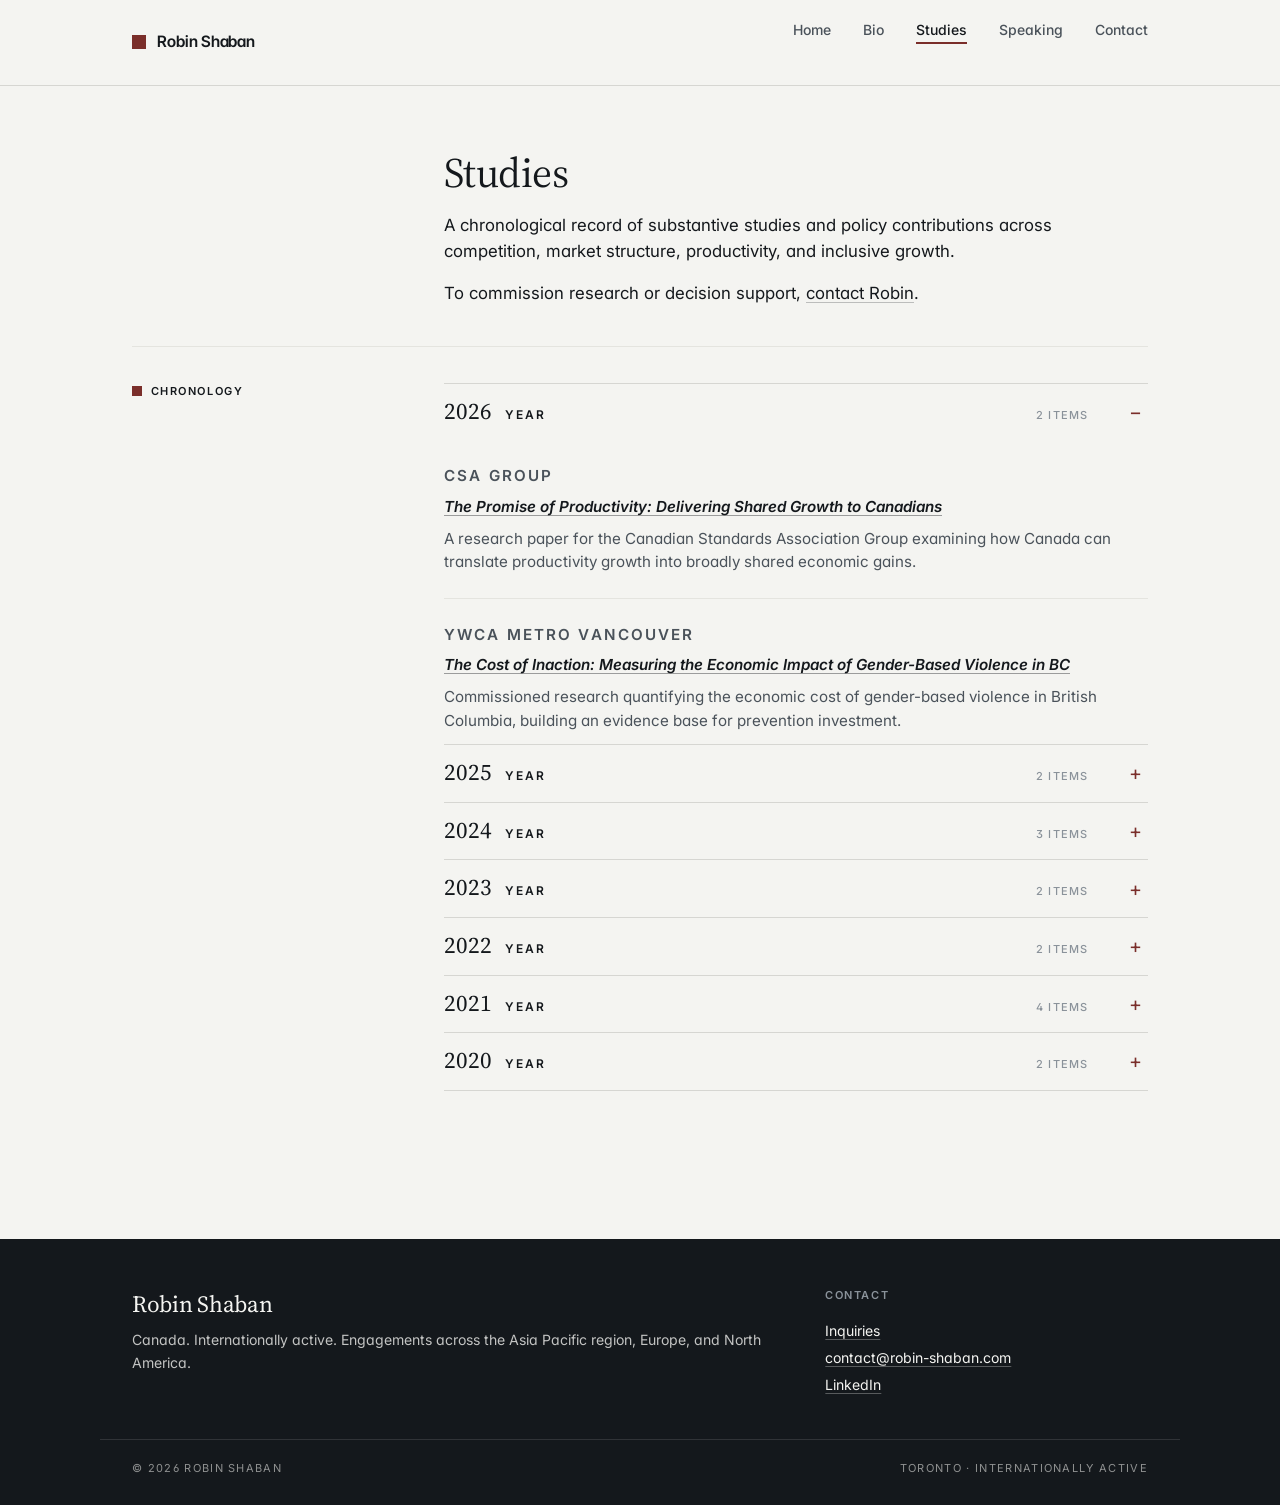
<file: work.html>
<!DOCTYPE html>
<html lang="en">
<head>
  <meta charset="UTF-8">
  <meta name="viewport" content="width=device-width, initial-scale=1.0">
  <title>Studies &middot; Robin Shaban</title>
  <meta name="description" content="A chronological record of substantive studies and policy contributions across competition, market structure, productivity, and inclusive growth.">
  <meta property="og:type" content="website">
  <meta property="og:title" content="Studies · Robin Shaban">
  <meta property="og:description" content="A chronological record of substantive studies and policy contributions across competition, market structure, productivity, and inclusive growth.">
  <meta property="og:url" content="https://robin-shaban.com/work.html">
  <meta property="og:image" content="https://robin-shaban.com/images/portrait-1.jpg">
  <meta property="og:image:alt" content="Robin Shaban speaking at the 2023 Ontario Economic Summit.">
  <meta property="og:site_name" content="Robin Shaban">
  <meta name="twitter:card" content="summary_large_image">
  <meta name="twitter:title" content="Studies · Robin Shaban">
  <meta name="twitter:description" content="A chronological record of substantive studies and policy contributions across competition, market structure, productivity, and inclusive growth.">
  <meta name="twitter:image" content="https://robin-shaban.com/images/portrait-1.jpg">
  <link rel="icon" type="image/svg+xml" href="favicon.svg">
  <link rel="apple-touch-icon" href="apple-touch-icon.svg">
  <link rel="preconnect" href="https://fonts.googleapis.com">
  <link rel="preconnect" href="https://fonts.gstatic.com" crossorigin>
  <link href="https://fonts.googleapis.com/css2?family=Inter:wght@400;500;600;700&family=Inter+Tight:wght@400;500;600;700&family=Source+Serif+4:opsz,wght@8..60,400;8..60,500;8..60,600&display=swap" rel="stylesheet">
  <link rel="stylesheet" href="styles.css">
</head>
<body>
<a href="#main-content" class="skip-to-content">Skip to main content</a>
<header class="site-header">
  <div class="site-header-inner">
    <a href="index.html" class="site-name">Robin Shaban</a>
    <button class="nav-toggle" aria-label="Toggle navigation" aria-expanded="false" aria-controls="primary-nav">
      <span class="nav-toggle-bar"></span>
      <span class="nav-toggle-bar"></span>
      <span class="nav-toggle-bar"></span>
    </button>
    <nav id="primary-nav" class="site-nav" aria-label="Primary">
      <ul>
        <li><a href="index.html">Home</a></li>
        <li><a href="bio.html">Bio</a></li>
        <li><a href="work.html" aria-current="page">Studies</a></li>
        <li><a href="speaking.html">Speaking</a></li>
        <li><a href="contact.html">Contact</a></li>
      </ul>
    </nav>
  </div>
</header>

<main id="main-content" tabindex="-1">

  <section class="row page-header">
    <aside class="rail">
    </aside>
    <div>
      <h1 class="page-title">Studies</h1>
      <p class="lede">A chronological record of substantive studies and policy contributions across competition, market structure, productivity, and inclusive growth.</p>
      <p class="lede">To commission research or decision support, <a href="contact.html">contact Robin</a>.</p>
    </div>
  </section>

  <section class="row">
    <aside class="rail">
      <div class="section-title"><span class="num">&bull;</span>Chronology</div>
    </aside>
    <div>

      <details open>
        <summary><span class="year-num">2026</span><span>Year</span><span class="year-count">2 items</span></summary>
        <article class="work-item">
          <p class="work-item-meta">CSA Group</p>
          <p class="work-item-title"><a href="https://www.csagroup.org/article/public-policy/the-promise-of-productivity-delivering-shared-growth-to-canadians/" target="_blank" rel="noopener"><em>The Promise of Productivity: Delivering Shared Growth to Canadians</em></a></p>
          <p>A research paper for the Canadian Standards Association Group examining how Canada can translate productivity growth into broadly shared economic gains.</p>
        </article>
        <article class="work-item">
          <p class="work-item-meta">YWCA Metro Vancouver</p>
          <p class="work-item-title"><a href="https://ywcabc.org/sites/default/files/assets/media/file/2026-04%20/YWCABC_The_Cost_of_Inaction-Measuring_the_Economic_Impact_of_GBV_in_BC_Report.pdf" target="_blank" rel="noopener"><em>The Cost of Inaction: Measuring the Economic Impact of Gender-Based Violence in BC</em></a></p>
          <p>Commissioned research quantifying the economic cost of gender-based violence in British Columbia, building an evidence base for prevention investment.</p>
        </article>
      </details>

      <details>
        <summary><span class="year-num">2025</span><span>Year</span><span class="year-count">2 items</span></summary>
        <article class="work-item">
          <p class="work-item-meta">International Productivity Monitor</p>
          <p class="work-item-title"><a href="https://www.csls.ca/ipm/49/Shaban_final.pdf" target="_blank" rel="noopener"><em>The Relationship between Efficiencies Defenses for Mergers and TFP Growth</em></a></p>
          <p>Peer-reviewed research examining the empirical relationship between efficiencies defenses in merger review and total factor productivity growth.</p>
        </article>
        <article class="work-item">
          <p class="work-item-meta">CSA Group</p>
          <p class="work-item-title"><a href="https://www.csagroup.org/wp-content/uploads/CSA_Public-Policy_Labour-Concentration-Paper_Accessible_04.11.25.pdf" target="_blank" rel="noopener"><em>Labour Market Concentration in Canada: Key Insights and Recommendations for Action</em></a></p>
          <p>A big-data study, co-authored with Matty Singh, providing one of the first comprehensive investigations into competition in Canada's labour markets. Uses Lightcast data to calculate concentration across regional labour markets and identify job types and regions where competition concerns are concentrated.</p>
        </article>
      </details>

      <details>
        <summary><span class="year-num">2024</span><span>Year</span><span class="year-count">3 items</span></summary>
        <article class="work-item">
          <p class="work-item-meta">Public Policy Forum</p>
          <p class="work-item-title"><a href="https://ppforum.ca/wp-content/uploads/2025/01/FlippingTheScript-PPF-NOV2024-EN2.pdf" target="_blank" rel="noopener"><em>Flipping the Script: Charting a Path toward Full Economic and Financial Inclusion in Canada</em></a></p>
          <p>Co-authored with Ron Memmel, this report combines strategic foresight, data analysis, and stakeholder convenings to develop a public policy agenda for a more inclusive Canadian economy.</p>
        </article>
        <article class="work-item">
          <p class="work-item-meta">Ontario Living Wage Network</p>
          <p class="work-item-title"><a href="https://assets.nationbuilder.com/ontariolivingwage/pages/110/attachments/original/1699276527/Calculating_Ontario's_Living_Wages_-_2023.pdf?1699276527" target="_blank" rel="noopener"><em>Calculating Ontario's Living Wages</em></a></p>
          <p>A custom model of Ontario's personal income tax system, programmed in R, calculating the before-tax income needed to provide a target living standard after families file their taxes. This model enables the Ontario Living Wage Network to publish wages for every community in Ontario.</p>
        </article>
        <article class="work-item">
          <p class="work-item-meta">Carleton University</p>
          <p class="work-item-title"><a href="https://carleton.scholaris.ca/server/api/core/bitstreams/ee919bba-cb67-42ae-ac6a-fb2f695fa44f/content" target="_blank" rel="noopener"><em>A Critical Examination of Efficiency Within Competition Law in Canada and Globally</em></a></p>
          <p>Doctoral dissertation, School of Public Policy and Administration. Recognised with the Senate Medal for Outstanding Academic Achievement.</p>
        </article>
      </details>

      <details>
        <summary><span class="year-num">2023</span><span>Year</span><span class="year-count">2 items</span></summary>
        <article class="work-item">
          <p class="work-item-meta">TELUS Communications</p>
          <p class="work-item-title"><a href="https://vivicresearch.ca/work/views-of-the-divide-an-investigation-into-canadas-wireless-divide-commissioned-by-telus-communications-inc" target="_blank" rel="noopener"><em>Views of the Divide: An Investigation into Canada's Wireless Divide</em></a></p>
          <p>A comprehensive, data-driven study quantifying the digital divide for mobile service using the Canadian Internet Use Survey from Statistics Canada. Technology reluctance and lack of adoption among seniors emerged as key findings for policy makers seeking to close the mobile divide.</p>
        </article>
        <article class="work-item">
          <p class="work-item-meta">Smart Prosperity Institute</p>
          <p class="work-item-title"><a href="https://institute.smartprosperity.ca/sites/default/files/Inclusive%20Growth%20in%20Competition%20Law%20and%20Policy.pdf" target="_blank" rel="noopener"><em>Leveraging Competition Law and Policy to Promote Inclusive Growth in Canada</em></a></p>
          <p>Co-authored with Colleen Kaiser. Examines how Canadian competition law and policy can be used as a tool for advancing inclusive economic growth.</p>
        </article>
      </details>

      <details>
        <summary><span class="year-num">2022</span><span>Year</span><span class="year-count">2 items</span></summary>
        <article class="work-item">
          <p class="work-item-meta">Innovation, Science and Economic Development Canada</p>
          <p class="work-item-title"><a href="https://vivicresearch.ca/work/study-of-competition-issues-in-data-driven-markets-in-canada" target="_blank" rel="noopener"><em>Study of Competition Issues in Data-Driven Markets in Canada</em></a></p>
          <p>Commissioned research, co-authored with Vass Bednar and Ana Qarri, testing whether Canada's <em>Competition Act</em> is fit for purpose for the digital economy. Using scenarios grounded in case studies, the study examined how the <em>Competition Act</em> applies to digital business strategies and whether it can effectively curb practices that undermine competition, innovation, and entrepreneurship. The study was an important input to the 2022 to 2024 reforms to the Canadian <em>Competition Act</em>.</p>
        </article>
        <article class="work-item">
          <p class="work-item-meta">Maytree</p>
          <p class="work-item-title"><a href="https://maytree.com/publications/canada-working-age-supplement/" target="_blank" rel="noopener"><em>How to Reduce the Depth of Single Adult Poverty in Canada: Proposal for a Canada Working-Age Supplement</em></a></p>
          <p>A custom R model of the Canada Workers Benefit, with scenarios estimating the impact and efficiency of program changes under various design choices.</p>
        </article>
      </details>

      <details>
        <summary><span class="year-num">2021</span><span>Year</span><span class="year-count">4 items</span></summary>
        <article class="work-item">
          <p class="work-item-meta">Vivic Research</p>
          <p class="work-item-title"><a href="https://vivicresearch.ca/PDFS/INDU-Committee-Submission-April-29-2021.pdf" target="_blank" rel="noopener"><em>Reforming the Competition Act: Suggested Changes to Enhance Competitiveness and Equity of the Canadian Economy</em></a></p>
          <p>A submission to the House of Commons Standing Committee on Industry, Science and Technology setting out targeted reforms to Canada's <em>Competition Act</em> to better serve a digital, services-driven economy.</p>
        </article>
        <article class="work-item">
          <p class="work-item-meta">Canadian Centre for Policy Alternatives</p>
          <p class="work-item-title"><a href="https://www.policyalternatives.ca/wp-content/uploads/attachments/Check%20and%20balance_FINAL.pdf" target="_blank" rel="noopener"><em>Check and Balance: The Case for Improving Canada's Competition Act to Protect Workers</em></a></p>
          <p>Co-authored with Ana Qarri. Argues that the <em>Competition Act</em> should better account for the impact of mergers, monopsony power, and anti-competitive employment practices on workers.</p>
        </article>
        <article class="work-item">
          <p class="work-item-meta">Centre for Media, Technology and Democracy</p>
          <p class="work-item-title"><a href="https://static1.squarespace.com/static/5ea874746663b45e14a384a4/t/607f17df0baee208181330ca/1618941921966/Competition+Policy+Report.pdf" target="_blank" rel="noopener"><em>The State of Competition Policy in Canada: Towards an Agenda for Reform in a Digital Era</em></a></p>
          <p>Co-authored with Vass Bednar. Maps the landscape of Canadian competition policy and outlines an agenda for reform in a digital era, with attention to the regulatory tools needed to address data-driven market power.</p>
        </article>
        <article class="work-item">
          <p class="work-item-meta">Fort Calgary Society</p>
          <p class="work-item-title"><a href="https://vivicresearch.ca/work/key-performance-indicator-roadmap" target="_blank" rel="noopener"><em>Key Performance Indicator Roadmap: A Path Forward for Measuring Fort Calgary's Impact</em></a></p>
          <p>A KPI dashboard built on a logic model, a visitor experience survey, and a roadmap for collecting and synthesising administrative data.</p>
        </article>
      </details>

      <details>
        <summary><span class="year-num">2020</span><span>Year</span><span class="year-count">2 items</span></summary>
        <article class="work-item">
          <p class="work-item-meta">British Columbia Expert Panel on Basic Income</p>
          <p class="work-item-title"><a href="https://bcbasicincomepanel.ca/wp-content/uploads/2021/01/Final_Report_BC_Basic_Income_Panel.pdf" target="_blank" rel="noopener"><em>Covering All the Basics: Reforms for a More Just Society</em></a></p>
          <p>As a contributor to the Panel's study, Robin developed a model simulating the cost, impact, and efficiency of over 1,640 versions of a basic income. The results informed decisions by the BC government and broader basic income policy development across Canada.</p>
        </article>
        <article class="work-item">
          <p class="work-item-meta">Smart Prosperity Institute</p>
          <p class="work-item-title"><a href="https://institute.smartprosperity.ca/sites/default/files/Carbon_pricing_revenues.pdf" target="_blank" rel="noopener"><em>Ontario's Options: Evaluating How Provincial Carbon Pricing Revenues Can Improve Affordability</em></a></p>
          <p>A series of policy options for recycling Ontario carbon pricing revenues under several scenarios, using Statistics Canada's Social Policy Simulation Database and Model to produce fiscal impacts by household income.</p>
        </article>
      </details>

    </div>
  </section>

</main>

<footer class="site-footer">
  <div class="site-footer-inner">
    <div>
      <div class="footer-name">Robin Shaban</div>
      <p>Canada. Internationally active. Engagements across the Asia Pacific region, Europe, and North America.</p>
    </div>
    <div>
      <h4>Contact</h4>
      <ul>
        <li><a href="contact.html">Inquiries</a></li>
        <li><a href="mailto:contact@robin-shaban.com">contact@robin-shaban.com</a></li>
        <li><a href="https://www.linkedin.com/in/robinshaban/" target="_blank" rel="noopener">LinkedIn</a></li>
      </ul>
    </div>
  </div>
  <div class="footer-bottom">
    <span>&copy; 2026 Robin Shaban</span>
    <span>Toronto &middot; Internationally active</span>
  </div>
</footer>

<script>
  (function() {
    const btn = document.querySelector('.nav-toggle');
    const nav = document.getElementById('primary-nav');
    if (!btn || !nav) return;
    btn.addEventListener('click', () => {
      const open = nav.classList.toggle('open');
      btn.setAttribute('aria-expanded', open ? 'true' : 'false');
      document.documentElement.classList.toggle('nav-open', open);
    });
    nav.querySelectorAll('a').forEach(a => a.addEventListener('click', () => {
      nav.classList.remove('open');
      btn.setAttribute('aria-expanded', 'false');
      document.documentElement.classList.remove('nav-open');
    }));
  })();
</script>
</body>
</html>
</file>
<file: styles.css>
/* ================================================================
   robin-shaban.com — Institute (Cover hero)
   Stage 2: shared styles for index, bio, work, speaking, contact,
   philanthropy.

   Type:    Inter (body, labels, nav) + Source Serif 4 (hero & H1 only)
   Palette: cool off-white paper, near-black ink, deep oxblood accent
   Layout:  rail + content sidebar grid, 260px rail + 1fr content
   ================================================================ */
:root {
  --paper: #f4f4f1;
  --paper-2: #ececea;
  --card: #ffffff;
  --ink: #14181c;
  --ink-2: #4a525a;
  --ink-3: #8a929a;
  --rule: #d6d6d2;
  --rule-soft: #e4e4df;
  --accent: #7a2e2a;
  --accent-soft: #9a3e3a;
  --max: 1080px;
}
* { box-sizing: border-box; margin: 0; padding: 0; }
html { -webkit-text-size-adjust: 100%; }
html, body { background: var(--paper); }
body {
  font-family: "Inter", -apple-system, BlinkMacSystemFont, system-ui, sans-serif;
  font-feature-settings: "kern", "liga", "ss01", "cv11";
  font-size: 15.5px;
  line-height: 1.55;
  color: var(--ink);
  -webkit-font-smoothing: antialiased;
  text-rendering: optimizeLegibility;
}
a {
  color: var(--ink);
  text-decoration: underline;
  text-decoration-thickness: 1px;
  text-underline-offset: 3px;
  text-decoration-color: rgba(20, 24, 28, 0.25);
}
a:hover {
  color: var(--accent);
  text-decoration-color: var(--accent);
}
em, i { font-style: italic; }
strong { font-weight: 600; }
h1, h2, h3, h4 { font-style: normal; }
/* ---------- Site Header ---------- */
header.site-header {
  background: var(--paper);
  border-bottom: 1px solid var(--rule);
  position: relative;
}
.site-header-inner {
  max-width: var(--max);
  margin: 0 auto;
  padding: 1.15rem 2rem;
  display: flex;
  justify-content: space-between;
  align-items: center;
  gap: 2rem;
}
.site-name {
  font-family: "Inter Tight", "Inter", sans-serif;
  font-weight: 600;
  font-size: 0.98rem;
  letter-spacing: -0.005em;
  text-decoration: none;
  color: var(--ink);
  display: flex;
  align-items: center;
  gap: 0.7rem;
}
.site-name::before {
  content: "";
  width: 14px;
  height: 14px;
  background: var(--accent);
  display: inline-block;
}
nav.site-nav ul {
  list-style: none;
  display: flex;
  gap: 2rem;
}
nav.site-nav a {
  text-decoration: none;
  color: var(--ink-2);
  font-size: 0.875rem;
  font-weight: 500;
  padding-bottom: 4px;
}
nav.site-nav a:hover { color: var(--ink); }
nav.site-nav a[aria-current="page"] {
  color: var(--ink);
  border-bottom: 2px solid var(--accent);
}
/* ---------- Main + Row grid ---------- */
main {
  max-width: var(--max);
  margin: 0 auto;
  padding: 2.5rem 2rem 3rem;
}
.row {
  display: grid;
  grid-template-columns: 260px 1fr;
  column-gap: 3.25rem;
  padding: 2.25rem 0;
  border-top: 1px solid var(--rule-soft);
  align-items: start;
}
.row:first-child { border-top: none; padding-top: 1rem; }
.rail .label,
.section-title,
.eyebrow {
  font-family: "Inter", sans-serif;
  font-weight: 600;
}
.section-title {
  font-size: 11px;
  letter-spacing: 0.14em;
  text-transform: uppercase;
  color: var(--ink);
  margin-bottom: 0.4rem;
}
.section-title .num {
  display: inline-block;
  width: 10px;
  height: 10px;
  background: var(--accent);
  color: transparent;
  font-size: 0;
  vertical-align: middle;
  margin-right: 0.55rem;
  position: relative;
  top: -1px;
}
/* ---------- Cover Hero (home page only) ---------- */
.cover-hero {
  display: grid;
  grid-template-columns: 1.05fr 0.95fr;
  column-gap: 3rem;
  align-items: stretch;
  padding: 2.5rem 0 0;
  border-bottom: 1px solid var(--rule-soft);
  min-height: 560px;
}
.cover-hero-text {
  display: flex;
  flex-direction: column;
  justify-content: center;
  padding-bottom: 2.5rem;
}
.eyebrow {
  font-size: 11px;
  letter-spacing: 0.18em;
  text-transform: uppercase;
  color: var(--accent);
  margin-bottom: 1.25rem;
  display: flex;
  align-items: baseline;
  gap: 0.7rem;
}
.eyebrow::before {
  content: "";
  display: inline-block;
  width: 32px;
  height: 1px;
  background: var(--accent);
  flex: 0 0 32px;
}
.hero-statement {
  font-family: "Source Serif 4", Georgia, "Times New Roman", serif;
  font-size: 2.35rem;
  line-height: 1.18;
  letter-spacing: -0.012em;
  font-weight: 400;
  color: var(--ink);
  margin-bottom: 1.5rem;
  text-wrap: balance;
}
.hero-proof {
  font-size: 0.95rem;
  color: var(--ink-2);
  margin-bottom: 2rem;
  padding-bottom: 1.5rem;
  border-bottom: 1px solid var(--rule-soft);
}
.hero-proof strong { font-weight: 600; color: var(--ink); }
.hero-ctas {
  display: flex;
  gap: 0.75rem;
  flex-wrap: wrap;
}
.cover-hero-portrait {
  position: relative;
  overflow: hidden;
  background: var(--paper-2);
}
.cover-hero-portrait img {
  position: absolute;
  inset: 0;
  width: 100%;
  height: 100%;
  object-fit: cover;
  object-position: center 18%;
}
.cover-hero-portrait .tag {
  position: absolute;
  bottom: 14px;
  right: 14px;
  background: rgba(20, 24, 28, 0.62);
  backdrop-filter: blur(8px);
  color: var(--paper);
  font-size: 10.5px;
  letter-spacing: 0.18em;
  text-transform: uppercase;
  font-weight: 600;
  padding: 7px 11px;
  text-align: right;
  line-height: 1.55;
}
/* ---------- Page intro (non-home pages, balanced 2-col stretch) ---------- */
.page-intro {
  display: grid;
  grid-template-columns: 1.05fr 0.95fr;
  column-gap: 3rem;
  align-items: stretch;
  padding: 2.75rem 0 2.75rem;
  border-bottom: 1px solid var(--rule-soft);
}
.page-intro.start { align-items: start; }
.page-intro.start .page-intro-figure { position: sticky; top: 1rem; align-self: start; aspect-ratio: 3 / 4; min-height: 0; }
.page-intro-right { display: flex; flex-direction: column; gap: 1rem; }
.page-intro.start .page-intro-right { position: sticky; top: 1rem; align-self: start; }
.page-intro.start .page-intro-right .page-intro-figure {
  position: relative;
  aspect-ratio: auto;
  min-height: 0;
  display: block;
  top: auto;
}
.page-intro.start .page-intro-right .page-intro-figure img {
  position: relative;
  width: 100%;
  height: auto;
  inset: auto;
  display: block;
  aspect-ratio: 4 / 5;
  object-fit: cover;
}
.page-intro-right .download-row { flex-wrap: wrap; gap: 0.5rem; }
.page-intro-right .download-row .btn { flex: 1; min-width: 0; font-size: 0.82rem; padding: 0.65rem 0.85rem; }
.page-intro.no-figure { grid-template-columns: 1fr; max-width: 720px; }
.page-intro-text {
  display: flex;
  flex-direction: column;
  justify-content: center;
  padding-bottom: 0.5rem;
}
.page-intro-figure {
  position: relative;
  overflow: hidden;
  background: var(--paper-2);
  margin: 0;
  aspect-ratio: 4 / 3;
  min-height: 260px;
}
.page-intro-figure img {
  position: absolute;
  inset: 0;
  width: 100%;
  height: 100%;
  object-fit: cover;
  display: block;
}
.page-intro-figure .tag {
  position: absolute;
  bottom: 14px;
  right: 14px;
  background: rgba(20, 24, 28, 0.62);
  backdrop-filter: blur(8px);
  color: var(--paper);
  font-size: 10.5px;
  letter-spacing: 0.18em;
  text-transform: uppercase;
  font-weight: 600;
  padding: 7px 11px;
  text-align: right;
  line-height: 1.55;
}
.page-intro-figure .play-overlay {
  position: absolute; inset: 0;
  display: grid; place-items: center;
  z-index: 2;
}
.page-intro-figure .play-overlay .feature-play {
  width: 76px; height: 76px;
  background: var(--accent);
  border-radius: 50%;
  display: grid; place-items: center;
  box-shadow: 0 8px 28px rgba(0,0,0,0.35);
  transition: transform 0.18s;
}
.page-intro-figure .play-overlay .feature-play::after {
  content: "";
  width: 0; height: 0;
  border-left: 18px solid var(--paper);
  border-top: 12px solid transparent;
  border-bottom: 12px solid transparent;
  margin-left: 5px;
}
/* ---------- Feature spotlight (home page in-conversation) ---------- */
/* ---------- Roles & credentials grid (bio page) ---------- */
/* ---------- About anchors (home) ---------- */
/* ---------- Entry list (past speaking, consistent format) ---------- */
ul.entries { list-style: none; margin-left: 0; margin-bottom: 0; }
ul.entries li {
  display: flex;
  flex-direction: column;
  gap: 0.3rem;
  padding: 0.95rem 0;
  border-bottom: 1px solid var(--rule-soft);
  margin-bottom: 0;
}
ul.entries li:last-child { border-bottom: none; }
ul.entries .e-type {
  font-family: "Inter", sans-serif;
  font-size: 10.5px;
  letter-spacing: 0.16em;
  text-transform: uppercase;
  color: var(--accent);
  font-weight: 600;
  display: inline-flex;
  gap: 0.55rem;
  align-items: baseline;
}
ul.entries .e-type::before {
  content: "";
  display: inline-block;
  width: 22px;
  height: 1px;
  background: var(--accent);
  align-self: center;
}
ul.entries .e-body {
  font-size: 1rem;
  line-height: 1.45;
  color: var(--ink);
  display: block;
}
ul.entries .e-body .e-title { font-weight: 600; color: var(--ink); }
ul.entries .e-body .e-title em { font-style: italic; }
ul.entries .e-body .e-venue { color: var(--ink-3); font-weight: 400; }
@media (max-width: 900px) {
ul.entries .e-type { font-size: 10px; }
}
/* Engagement accordion (speaking selected engagements) */
/* ---------- Engagements: Featured + linklist (speaking) ---------- */
/* ---------- Engagements 1 + 2 grid (speaking) ---------- */
/* ---------- Speaking variants ---------- */
/* Variant A: full-width banner hero */
/* Variant B: photo grid hero */
/* Variant D: pull-quote led */
/* Variant E: topics-first hero */
/* ---------- Download row (CV & media) ---------- */
.download-row {
  display: flex;
  gap: 0.75rem;
  flex-wrap: wrap;
  margin-top: 1rem;
}
/* ---------- Page header (non-home pages) ---------- */
.page-header.row {
  border-top: none;
  padding-top: 1.5rem;
  padding-bottom: 2.5rem;
}
.page-header .eyebrow { margin-bottom: 0;}
.page-title {
  font-family: "Source Serif 4", Georgia, "Times New Roman", serif;
  font-weight: 400;
  font-size: 2.6rem;
  line-height: 1.12;
  letter-spacing: -0.014em;
  color: var(--ink);
  margin-bottom: 1rem;
  text-wrap: balance;
}
.lede {
  font-size: 1.05rem;
  line-height: 1.55;
  color: var(--ink);
  margin-bottom: 0.95rem;
  text-wrap: pretty;
}
.lede:last-child { margin-bottom: 0; }
/* ---------- Buttons ---------- */
.btn {
  display: inline-flex;
  align-items: center;
  gap: 0.6rem;
  padding: 0.72rem 1.05rem;
  font-size: 0.875rem;
  font-weight: 500;
  text-decoration: none;
  border: 1px solid var(--ink);
  color: var(--ink);
  background: transparent;
  transition: background 0.15s ease, color 0.15s ease;
}
.btn.primary {
  background: var(--ink);
  color: var(--paper);
  border-color: var(--ink);
}
.btn.primary:hover { background: var(--accent); border-color: var(--accent); }
.btn:hover { background: var(--ink); color: var(--paper); }
.btn .arr {
  font-family: ui-monospace, "JetBrains Mono", Menlo, monospace;
  font-size: 0.95rem;
  transition: transform 0.15s ease;
}
.btn:hover .arr { transform: translateX(3px); }
/* ---------- Body prose ---------- */
p { margin-bottom: 0.95rem; }
p:last-child { margin-bottom: 0; }
.body-prose p { font-size: 1rem; line-height: 1.6; color: var(--ink); }
.body-prose p:first-child { margin-top: 0; }
ul, ol { margin-left: 1.25rem; margin-bottom: 1rem; }
li { margin-bottom: 0.5rem; }
/* ---------- Directory list (used on bio, contact, etc.) ---------- */
ul.directory {
  list-style: none;
  margin-left: 0;
  border-top: 1px solid var(--rule);
}
ul.directory li {
  padding: 0.85rem 0;
  border-bottom: 1px solid var(--rule-soft);
  font-size: 0.97rem;
  line-height: 1.5;
  display: grid;
  grid-template-columns: 110px 1fr;
  gap: 1rem;
  align-items: baseline;
  margin-bottom: 0;
}
ul.directory li:last-child { border-bottom: none; }
ul.directory .tag {
  font-family: "Inter", sans-serif;
  font-size: 10.5px;
  letter-spacing: 0.12em;
  text-transform: uppercase;
  color: var(--accent);
  font-weight: 600;
}
ul.directory strong { font-weight: 600; }
ul.directory em { font-style: italic; }
/* ---------- Credentials block (numbered with tag column) ---------- */
/* ---------- Work item table rows (used on home + selected work) ---------- */
.table {
  border-top: 1px solid var(--rule);
  margin-top: 0.4rem;
}
.table .row-item {
  display: grid;
  grid-template-columns: 56px 1fr;
  gap: 1rem;
  padding: 0.9rem 0;
  border-bottom: 1px solid var(--rule-soft);
  align-items: baseline;
}
.table .row-item:last-child { border-bottom: none; }
.table .ix {
  font-family: "Inter Tight", "Inter", sans-serif;
  font-feature-settings: "tnum";
  font-size: 0.78rem;
  color: var(--accent);
  letter-spacing: 0.04em;
  font-weight: 600;
}
.table .row-body {
  font-size: 0.94rem;
  line-height: 1.5;
  color: var(--ink-2);
}
.table .row-body strong { color: var(--ink); font-weight: 600; }
.table .row-body em { font-style: italic; }
.table .row-pub {
  display: block;
  margin-top: 0.2rem;
  font-size: 11px;
  letter-spacing: 0.1em;
  text-transform: uppercase;
  color: var(--ink-3);
  font-weight: 500;
}
/* ---------- Work article (full, used on work.html accordion entries) ---------- */
.work-item {
  padding: 1.5rem 0;
  border-bottom: 1px solid var(--rule-soft);
}
.work-item:last-child { border-bottom: none; padding-bottom: 0.75rem; }
.work-item:first-of-type { padding-top: 0.75rem; }
.work-item-meta {
  font-size: 11px;
  letter-spacing: 0.14em;
  text-transform: uppercase;
  color: var(--accent);
  font-weight: 600;
  margin-bottom: 0.45rem;
}
.work-item-title {
  font-weight: 600;
  font-size: 1.06rem;
  line-height: 1.35;
  margin-bottom: 0.5rem;
  color: var(--ink);
}
.work-item-title em { font-style: italic; }
.work-item-title a { text-decoration-color: rgba(20,24,28,0.4); }
.work-item p {
  font-size: 0.95rem;
  line-height: 1.55;
  color: var(--ink-2);
}
/* ---------- Topics (speaking page) ---------- */
.topic {
  padding: 1.1rem 0;
  border-bottom: 1px solid var(--rule-soft);
}
.topic:last-child { border-bottom: none; }
.topic:first-of-type { padding-top: 0.5rem; }
.topic-title {
  font-weight: 600;
  font-size: 1.02rem;
  line-height: 1.35;
  margin-bottom: 0.4rem;
  color: var(--ink);
}
.topic-title em { font-style: italic; }
.topic-desc {
  color: var(--ink-2);
  font-size: 0.94rem;
  line-height: 1.55;
}
/* ---------- Accordion (year groupings) ---------- */
details {
  border-bottom: 1px solid var(--rule);
  padding: 0;
}
details:first-of-type { border-top: 1px solid var(--rule); }
summary {
  cursor: pointer;
  padding: 1rem 0;
  font-family: "Inter", sans-serif;
  font-weight: 600;
  font-size: 12px;
  letter-spacing: 0.16em;
  text-transform: uppercase;
  color: var(--ink);
  list-style: none;
  position: relative;
  padding-right: 2rem;
  display: flex;
  align-items: baseline;
  gap: 0.85rem;
}
summary::-webkit-details-marker { display: none; }
summary .year-num {
  font-family: "Source Serif 4", Georgia, serif;
  font-weight: 400;
  font-size: 1.45rem;
  letter-spacing: -0.005em;
  color: var(--ink);
  text-transform: none;
  line-height: 1;
  font-feature-settings: "lnum";
}
summary .year-count {
  margin-left: auto;
  margin-right: 1.75rem;
  font-size: 11px;
  color: var(--ink-3);
  font-weight: 500;
  letter-spacing: 0.1em;
}
summary::after {
  content: "+";
  position: absolute;
  right: 0.25rem;
  top: 50%;
  transform: translateY(-50%);
  font-size: 1.25rem;
  font-weight: 400;
  color: var(--accent);
}
details[open] > summary::after { content: "\2212"; }
details[open] > summary { margin-bottom: 0.5rem; }
details .work-item:first-of-type { padding-top: 1rem; }
details ul.directory { margin-top: 0.5rem; border-top: none; }
details ul.directory li:first-child { border-top: 1px solid var(--rule-soft); }
/* ---------- Featured engagement card ---------- */
.feature-card {
  background: var(--card);
  border: 1px solid var(--rule);
}
.feature-thumb {
  display: block;
  aspect-ratio: 16 / 9;
  border-bottom: 1px solid var(--rule);
  position: relative;
  overflow: hidden;
}
.feature-thumb img {
  position: absolute; inset: 0;
  width: 100%; height: 100%;
  object-fit: cover;
}
.feature-thumb::after {
  content: "";
  position: absolute; inset: 0;
  background: linear-gradient(180deg, rgba(20,24,28,0) 50%, rgba(20,24,28,0.55) 100%);
  pointer-events: none;
}
.feature-thumb[data-activated]::after {
  display: none;
}
.feature-thumb .play-overlay {
  position: absolute;
  inset: 0;
  display: grid;
  place-items: center;
  z-index: 1;
}
.feature-thumb .play-overlay .feature-play {
  width: 64px; height: 64px;
  background: var(--accent);
  border-radius: 50%;
  display: grid;
  place-items: center;
  box-shadow: 0 6px 24px rgba(0,0,0,0.3);
}
.feature-thumb .play-overlay .feature-play::after {
  content: "";
  width: 0; height: 0;
  border-left: 15px solid var(--paper);
  border-top: 9px solid transparent;
  border-bottom: 9px solid transparent;
  margin-left: 4px;
}
.feature-thumb .tag {
  position: absolute;
  top: 12px;
  left: 12px;
  z-index: 2;
  background: rgba(20,24,28,0.78);
  color: var(--paper);
  font-size: 10.5px;
  letter-spacing: 0.14em;
  text-transform: uppercase;
  font-weight: 600;
  padding: 4px 8px;
}
.feature-body {
  padding: 1.15rem 1.25rem 1.3rem;
}
.feature-meta {
  font-size: 11px;
  letter-spacing: 0.12em;
  text-transform: uppercase;
  color: var(--ink-3);
  font-weight: 600;
  margin-bottom: 0.45rem;
  display: flex;
  gap: 0.6rem;
  flex-wrap: wrap;
}
.feature-meta span::after { content: "·"; margin-left: 0.6rem; color: var(--rule); }
.feature-meta span:last-child::after { content: none; }
.feature-title {
  font-weight: 600;
  font-size: 1.18rem;
  letter-spacing: -0.01em;
  line-height: 1.3;
  margin-bottom: 0.4rem;
}
.feature-title a { text-decoration: none; }
.feature-title a:hover { color: var(--accent); }
.feature-desc { font-size: 0.9rem; color: var(--ink-2); }
/* ---------- Photographic plates inside content rails ---------- */
/* Per-image cropping helpers (override default object-position) */
/* Full-bleed photo band inside content (used on credentials, etc.) */
/* ---------- Ghost link / "more" link ---------- */
.ghost-link {
  display: inline-flex;
  align-items: center;
  gap: 0.5rem;
  margin-top: 1.5rem;
  text-decoration: none;
  font-size: 0.875rem;
  font-weight: 500;
  color: var(--ink);
  padding-bottom: 3px;
  border-bottom: 1px solid var(--ink);
}
.ghost-link:hover { color: var(--accent); border-color: var(--accent); }
/* ---------- Inline placeholders (CV PDF pending, etc.) ---------- */
/* ---------- Footer ---------- */
footer.site-footer {
  background: var(--ink);
  color: var(--paper);
  margin-top: 4rem;
}
footer.site-footer a { color: var(--paper); text-decoration-color: rgba(244,244,241,0.3); }
footer.site-footer a:hover { color: #d9aaa6; text-decoration-color: #d9aaa6; }
.site-footer-inner,
.footer-inner {
  max-width: var(--max);
  margin: 0 auto;
  padding: 3rem 2rem 1.5rem;
  display: grid;
  grid-template-columns: 2fr 1fr;
  gap: 3rem;
}
.site-footer-inner h4,
.footer-inner h4 {
  font-size: 11px;
  letter-spacing: 0.14em;
  text-transform: uppercase;
  color: var(--ink-3);
  font-weight: 600;
  margin-bottom: 0.85rem;
}
.site-footer-inner p,
.site-footer-inner li,
.footer-inner p,
.footer-inner li {
  font-size: 0.88rem;
  color: rgba(244,244,241,0.78);
  line-height: 1.6;
  margin-bottom: 0;
}
.site-footer-inner ul,
.footer-inner ul { list-style: none; margin-left: 0; }
.site-footer-inner li,
.footer-inner li { padding: 0.15rem 0; }
.footer-name {
  font-family: "Source Serif 4", Georgia, serif;
  font-size: 1.45rem;
  font-weight: 400;
  letter-spacing: -0.012em;
  margin-bottom: 0.4rem;
  color: var(--paper);
}
.footer-bottom {
  max-width: var(--max);
  margin: 0 auto;
  padding: 1.25rem 2rem 1.75rem;
  border-top: 1px solid rgba(244,244,241,0.12);
  display: flex;
  justify-content: space-between;
  font-size: 11px;
  letter-spacing: 0.12em;
  text-transform: uppercase;
  color: rgba(244,244,241,0.55);
}
/* ---------- Video hero (used on Speaking page) ---------- */
/* ---------- Contact form (used on Contact page) ---------- */
.contact-grid {
  display: grid;
  grid-template-columns: 1.3fr 0.9fr;
  column-gap: 3.25rem;
  padding: 2.5rem 0;
  border-top: 1px solid var(--rule-soft);
  align-items: start;
}
.contact-form {
  display: flex;
  flex-direction: column;
  gap: 1.1rem;
}
.contact-form .form-row {
  display: flex;
  flex-direction: column;
  gap: 0.4rem;
}
.contact-form .form-grid {
  display: grid;
  grid-template-columns: 1fr 1fr;
  gap: 1.1rem;
}
.contact-form label {
  font-family: "Inter", sans-serif;
  font-size: 10.5px;
  letter-spacing: 0.14em;
  text-transform: uppercase;
  color: var(--ink-2);
  font-weight: 600;
}
.contact-form label .req { color: var(--accent); margin-left: 4px; }
.contact-form label .optional { color: var(--ink-3); font-weight: 500; letter-spacing: 0.08em; text-transform: none; margin-left: 6px; font-size: 10px; }
.contact-form input,
.contact-form select,
.contact-form textarea {
  font-family: "Inter", sans-serif;
  font-size: 0.96rem;
  color: var(--ink);
  background: var(--card);
  border: 1px solid var(--rule);
  padding: 0.78rem 0.95rem;
  border-radius: 0;
  width: 100%;
  -webkit-appearance: none;
  appearance: none;
}
.contact-form input:focus,
.contact-form select:focus,
.contact-form textarea:focus {
  outline: none;
  border-color: var(--accent);
  box-shadow: 0 0 0 1px var(--accent);
}
.contact-form select {
  background-image: linear-gradient(45deg, transparent 50%, var(--ink-2) 50%),
                    linear-gradient(135deg, var(--ink-2) 50%, transparent 50%);
  background-position: calc(100% - 18px) 50%, calc(100% - 12px) 50%;
  background-size: 6px 6px;
  background-repeat: no-repeat;
  padding-right: 2rem;
}
.contact-form textarea {
  resize: vertical;
  min-height: 140px;
  font-family: "Inter", sans-serif;
  line-height: 1.5;
}
.contact-form .submit-row {
  display: flex;
  align-items: center;
  justify-content: space-between;
  gap: 1rem;
  margin-top: 0.5rem;
}
.contact-form .submit-row .note {
  font-size: 12px;
  color: var(--ink-3);
  line-height: 1.5;
}
.contact-aside .aside-block {
  margin-bottom: 1.5rem;
  padding-bottom: 1.5rem;
  border-bottom: 1px solid var(--rule-soft);
}
.contact-aside .aside-block:last-child { border-bottom: none; }
.contact-aside .aside-block h3 {
  font-family: "Inter", sans-serif;
  font-size: 11px;
  letter-spacing: 0.14em;
  text-transform: uppercase;
  color: var(--ink);
  font-weight: 600;
  margin-bottom: 0.55rem;
}
.contact-aside .aside-block p {
  font-size: 0.93rem;
  line-height: 1.55;
  color: var(--ink-2);
  margin-bottom: 0.5rem;
}
.contact-aside .aside-block p:last-child { margin-bottom: 0; }
.contact-aside .aside-block ul {
  list-style: none;
  margin-left: 0;
  margin-bottom: 0;
}
.contact-aside .aside-block li {
  font-size: 0.93rem;
  line-height: 1.5;
  color: var(--ink-2);
  margin-bottom: 0.3rem;
  padding-left: 0;
}
/* ---------- Pillars grid (philanthropy) ---------- */
.pillars-grid {
  display: grid;
  grid-template-columns: repeat(3, 1fr);
  gap: 1.25rem;
  margin-top: 0.5rem;
}
.pillars-grid .pillar {
  background: var(--card);
  border: 1px solid var(--rule);
  padding: 1.25rem 1.25rem 1.4rem;
  display: flex;
  flex-direction: column;
  gap: 0.6rem;
}
.pillars-grid .pillar-meta {
  font-family: "Inter", sans-serif;
  font-size: 10.5px;
  letter-spacing: 0.16em;
  text-transform: uppercase;
  color: var(--accent);
  font-weight: 600;
  margin: 0;
}
.pillars-grid .pillar-title {
  font-family: "Source Serif 4", Georgia, serif;
  font-weight: 500;
  font-size: 1.15rem;
  line-height: 1.25;
  letter-spacing: -0.005em;
  color: var(--ink);
}
.pillars-grid .pillar-points {
  list-style: disc;
  margin: 0.25rem 0 0 1.1rem;
  padding: 0;
}
.pillars-grid .pillar-points li {
  font-size: 0.93rem;
  line-height: 1.55;
  color: var(--ink-2);
  margin-bottom: 0.5rem;
}
.pillars-grid .pillar-points li:last-child { margin-bottom: 0; }
.pillars-grid .pillar-points li::marker { color: var(--accent); }
@media (max-width: 900px) {
.pillars-grid { grid-template-columns: 1fr; }
}
/* ---------- Skip to main content (accessibility) ---------- */
.skip-to-content {
  position: absolute;
  left: 1rem;
  top: 1rem;
  z-index: 100;
  background: var(--ink);
  color: var(--paper);
  padding: 0.6rem 1rem;
  font-family: "Inter", sans-serif;
  font-size: 0.85rem;
  font-weight: 600;
  text-decoration: none;
  transform: translateY(-200%);
  transition: transform 0.18s ease;
}
.skip-to-content:focus,
.skip-to-content:focus-visible {
  transform: translateY(0);
  outline: 2px solid var(--accent);
  outline-offset: 2px;
  color: var(--paper);
}
/* ---------- Focus styles (accessibility) ---------- */
:focus { outline: none; }
a:focus-visible,
button:focus-visible,
summary:focus-visible,
input:focus-visible,
select:focus-visible,
textarea:focus-visible,
.btn:focus-visible {
  outline: 2px solid var(--accent);
  outline-offset: 2px;
}
input:focus-visible,
select:focus-visible,
textarea:focus-visible {
  outline-offset: -1px;
}
/* ---------- Mobile navigation toggle ---------- */
.nav-toggle {
  display: none;
  background: transparent;
  border: none;
  padding: 0.6rem;
  margin-right: -0.6rem;
  cursor: pointer;
  flex-direction: column;
  gap: 5px;
  width: 38px;
  height: 38px;
  align-items: center;
  justify-content: center;
}
.nav-toggle-bar {
  display: block;
  width: 20px;
  height: 2px;
  background: var(--ink);
  transition: transform 0.2s ease, opacity 0.2s ease;
}
.nav-toggle[aria-expanded="true"] .nav-toggle-bar:nth-child(1) {
  transform: translateY(7px) rotate(45deg);
}
.nav-toggle[aria-expanded="true"] .nav-toggle-bar:nth-child(2) { opacity: 0; }
.nav-toggle[aria-expanded="true"] .nav-toggle-bar:nth-child(3) {
  transform: translateY(-7px) rotate(-45deg);
}
@media (max-width: 760px) {
.nav-toggle { display: flex; }
nav.site-nav {
    position: absolute;
    top: 100%;
    left: 0;
    right: 0;
    background: var(--paper);
    border-bottom: 1px solid var(--rule);
    box-shadow: 0 8px 24px rgba(0,0,0,0.08);
    max-height: 0;
    overflow: hidden;
    transition: max-height 0.24s ease;
    z-index: 50;
  }
nav.site-nav.open { max-height: 80vh; }
nav.site-nav ul {
    flex-direction: column;
    gap: 0;
    padding: 0.5rem 0;
  }
nav.site-nav li {
    border-bottom: 1px solid var(--rule-soft);
  }
nav.site-nav li:last-child { border-bottom: none; }
nav.site-nav a {
    display: block;
    padding: 0.95rem 2rem;
    font-size: 0.95rem;
    border-bottom: none !important;
  }
nav.site-nav a[aria-current="page"] {
    border-bottom: none !important;
    border-left: 3px solid var(--accent);
    padding-left: calc(2rem - 3px);
  }
.site-header-inner { position: relative; }
html.nav-open { overflow: hidden; }
}
/* ---------- Responsive ---------- */
@media (max-width: 900px) {
.row { grid-template-columns: 1fr; gap: 1rem; column-gap: 0; }
.page-intro { grid-template-columns: 1fr; gap: 1.5rem; padding: 1.75rem 0; }
.page-intro-figure { min-height: 0; }
.page-intro:not(.start) .page-intro-figure {
  width: 100%;
  padding-bottom: 62.5%;
  height: 0;
}
.contact-grid { grid-template-columns: 1fr; gap: 1.5rem; column-gap: 0; }
.contact-form .form-grid { grid-template-columns: 1fr; }
.cover-hero { grid-template-columns: 1fr; min-height: 0; padding: 2rem 0 0; }
.cover-hero-portrait {
  width: 100%;
  padding-bottom: 125%;
  height: 0;
}
.hero-statement, .page-title { font-size: 1.7rem; }
.site-footer-inner, .footer-inner { grid-template-columns: 1fr; gap: 1.5rem; }
main { padding: 1.5rem 1.25rem 2.5rem; }
ul.directory li { grid-template-columns: 1fr; gap: 0.2rem; }
summary .year-count { display: none; }
/* Touch targets: larger button hit area */
.btn { padding: 0.85rem 1.1rem; font-size: 0.9rem; }
/* Form inputs: 16px minimum to prevent iOS zoom on focus */
.contact-form input,
.contact-form select,
.contact-form textarea { font-size: 16px; padding: 0.85rem 1rem; }
/* Hero CTAs and download buttons stack full-width on mobile */
.hero-ctas { flex-direction: column; align-items: stretch; }
.hero-ctas .btn { justify-content: space-between; width: 100%; }
.download-row { flex-direction: column; }
.page-intro-right .download-row .btn { width: 100%; padding: 0.85rem 1rem; font-size: 0.88rem; }
/* Disable sticky positioning on bio page mobile (no second column to anchor against) */
.page-intro.start .page-intro-figure,
.page-intro.start .page-intro-right { position: static; top: auto; }
}

@media (max-width: 480px) {
.hero-statement, .page-title { font-size: 1.45rem; }
.hero-proof { font-size: 0.92rem; }
main { padding: 1.25rem 1rem 2rem; }
.page-intro { padding: 1.25rem 0; }
.btn { font-size: 0.85rem; padding: 0.8rem 1rem; }
}

/* ---------- Directory list without tag column ---------- */
ul.directory.no-tags li { grid-template-columns: 1fr; }
/* ---------- Contact page map ---------- */
.location-map {
  display: block;
  width: 100%;
  height: 280px;
  border: 0;
  margin-top: 0.75rem;
  filter: grayscale(100%) contrast(1.05);
}

/* ---------- Mobile refinements (October 2026) ---------- */
@media (max-width: 760px) {
/* Contact form: full-width send button, note underneath */
.contact-form .submit-row { flex-direction: column-reverse; align-items: stretch; gap: 0.75rem; }
.contact-form .submit-row .btn { width: 100%; justify-content: space-between; white-space: nowrap; }
/* Larger tap targets for stacked links */
.site-footer-inner li, .footer-inner li { padding: 0; }
.site-footer-inner li a, .footer-inner li a { display: inline-block; padding: 0.55rem 0; }
.contact-aside .aside-block li a,
.contact-aside .aside-block p a { display: inline-block; padding: 0.4rem 0; }
/* Footer bottom bar stacks instead of squeezing two columns */
.footer-bottom { flex-direction: column; gap: 0.4rem; }
/* Shorter map on phones */
.location-map { height: 220px; }
}
</file>
